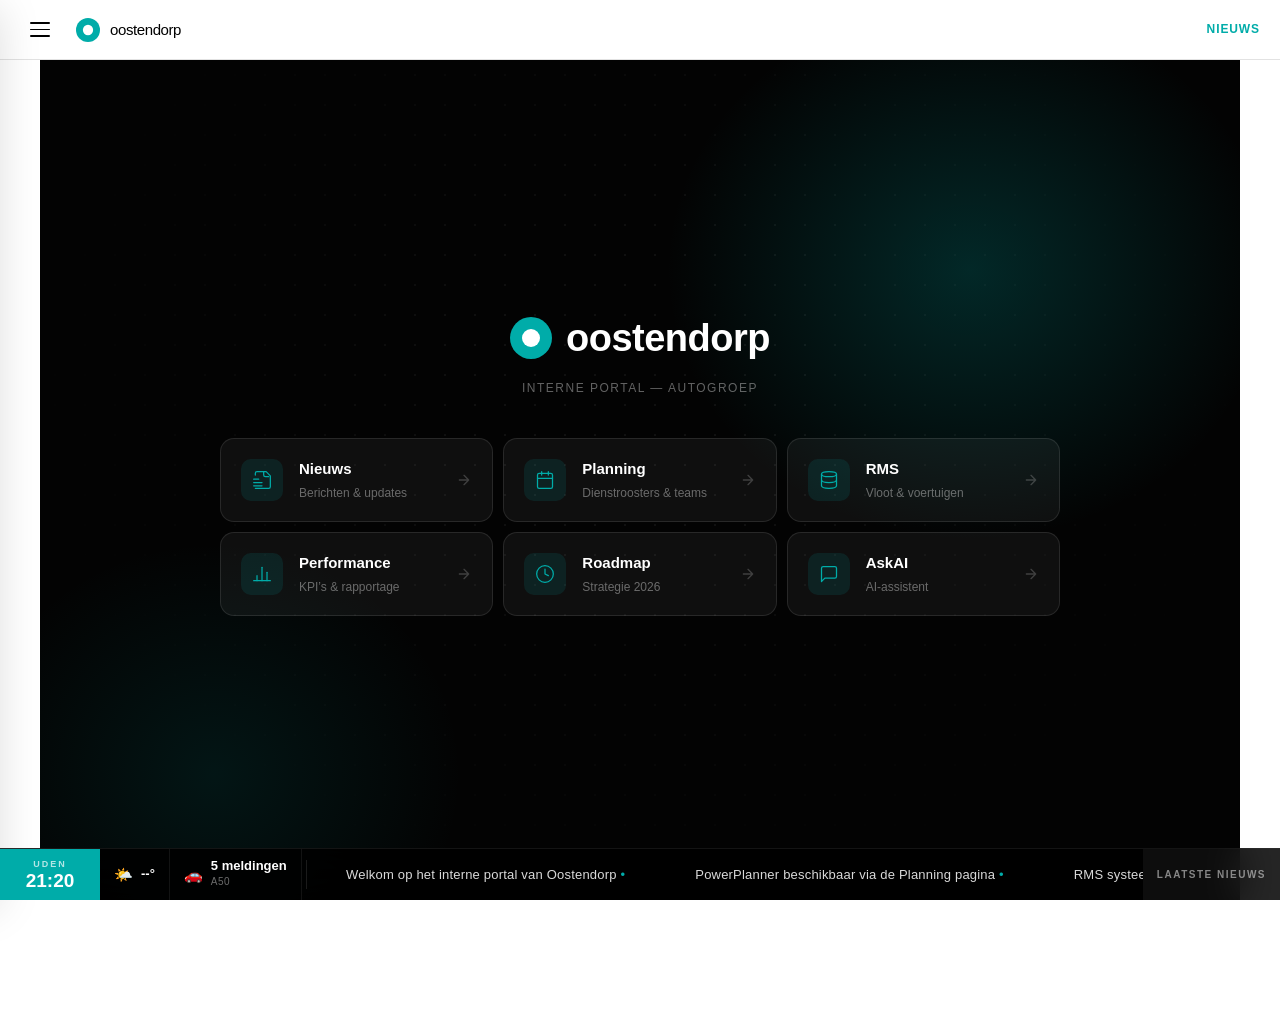
<file: index.html>
<!DOCTYPE html>
<html lang="nl">
<head>
  <meta charset="UTF-8">
  <meta name="viewport" content="width=device-width, initial-scale=1.0">
  <meta name="description" content="VanDorpenOost — Oostendorp interne portal">
  <title>VanDorpenOost — Oostendorp</title>
  <link rel="stylesheet" href="css/style.css">
</head>
<body>

  <!-- Overlay -->
  <div class="overlay" id="overlay"></div>

  <!-- ============================================================
       SIDEBAR
       ============================================================ -->
  <aside class="sidebar" id="sidebar" role="navigation" aria-label="Hoofdnavigatie">

    <div class="sidebar-top">
      <div class="sidebar-logo">
        <!-- Logo mark -->
        <svg class="logo-mark" viewBox="0 0 28 28" fill="none" xmlns="http://www.w3.org/2000/svg" aria-hidden="true">
          <circle cx="14" cy="14" r="14" fill="#00ACA9"/>
          <circle cx="14" cy="14" r="6" fill="#ffffff"/>
        </svg>
        <span class="logo-text">oostendorp</span>
      </div>
      <button class="sidebar-close" id="sidebarClose" aria-label="Menu sluiten">
        <svg viewBox="0 0 24 24" fill="none" stroke="currentColor" stroke-width="2" stroke-linecap="round" aria-hidden="true">
          <line x1="18" y1="6"  x2="6"  y2="18"/>
          <line x1="6"  y1="6"  x2="18" y2="18"/>
        </svg>
      </button>
    </div>

    <nav class="sidebar-nav">
      <ul>

        <li>
          <a href="nieuws/" class="nav-item nav-item-external" data-page="nieuws">
            <svg class="nav-icon" viewBox="0 0 24 24" fill="none" stroke="currentColor" stroke-width="1.5" stroke-linecap="round" stroke-linejoin="round" aria-hidden="true">
              <path d="M4 22h16a2 2 0 002-2V7l-5-5H6a2 2 0 00-2 2v2"/>
              <path d="M14 2v4a2 2 0 002 2h4"/>
              <path d="M2 15h10M2 11h6M2 19h10"/>
            </svg>
            <span>Nieuws</span>
          </a>
        </li>

        <li>
          <a href="planning.html" class="nav-item nav-item-external" data-page="planning">
            <svg class="nav-icon" viewBox="0 0 24 24" fill="none" stroke="currentColor" stroke-width="1.5" stroke-linecap="round" stroke-linejoin="round" aria-hidden="true">
              <rect x="3" y="4" width="18" height="18" rx="2"/>
              <line x1="16" y1="2" x2="16" y2="6"/>
              <line x1="8"  y1="2" x2="8"  y2="6"/>
              <line x1="3"  y1="10" x2="21" y2="10"/>
            </svg>
            <span>Planning</span>
          </a>
        </li>

        <li>
          <a href="#rms" class="nav-item" data-page="rms">
            <svg class="nav-icon" viewBox="0 0 24 24" fill="none" stroke="currentColor" stroke-width="1.5" stroke-linecap="round" stroke-linejoin="round" aria-hidden="true">
              <ellipse cx="12" cy="5" rx="9" ry="3"/>
              <path d="M21 12c0 1.66-4 3-9 3s-9-1.34-9-3"/>
              <path d="M3 5v14c0 1.66 4 3 9 3s9-1.34 9-3V5"/>
            </svg>
            <span>RMS</span>
          </a>
        </li>

        <li>
          <a href="#performance" class="nav-item" data-page="performance">
            <svg class="nav-icon" viewBox="0 0 24 24" fill="none" stroke="currentColor" stroke-width="1.5" stroke-linecap="round" stroke-linejoin="round" aria-hidden="true">
              <line x1="18" y1="20" x2="18" y2="10"/>
              <line x1="12" y1="20" x2="12" y2="4"/>
              <line x1="6"  y1="20" x2="6"  y2="14"/>
              <polyline points="2 20 22 20"/>
            </svg>
            <span>Performance</span>
          </a>
        </li>

        <li>
          <a href="#roadmap" class="nav-item" data-page="roadmap">
            <svg class="nav-icon" viewBox="0 0 24 24" fill="none" stroke="currentColor" stroke-width="1.5" stroke-linecap="round" stroke-linejoin="round" aria-hidden="true">
              <circle cx="12" cy="12" r="10"/>
              <polyline points="12 6 12 12 16 14"/>
            </svg>
            <span>Roadmap</span>
          </a>
        </li>

        <li>
          <a href="#askai" class="nav-item" data-page="askai">
            <svg class="nav-icon" viewBox="0 0 24 24" fill="none" stroke="currentColor" stroke-width="1.5" stroke-linecap="round" stroke-linejoin="round" aria-hidden="true">
              <path d="M21 15a2 2 0 01-2 2H7l-4 4V5a2 2 0 012-2h14a2 2 0 012 2z"/>
            </svg>
            <span>AskAI</span>
          </a>
        </li>

      </ul>
    </nav>

    <div class="sidebar-bottom">
      <span class="sidebar-version">VanDorpenOost v1.0</span>
    </div>

  </aside>

  <!-- ============================================================
       HEADER
       ============================================================ -->
  <header class="header">
    <button class="hamburger" id="hamburger" aria-label="Menu openen" aria-expanded="false" aria-controls="sidebar">
      <span class="hamburger-line"></span>
      <span class="hamburger-line"></span>
      <span class="hamburger-line"></span>
    </button>

    <a href="#nieuws" class="header-logo" id="headerLogo" aria-label="Naar startpagina">
      <svg class="logo-mark" viewBox="0 0 28 28" fill="none" xmlns="http://www.w3.org/2000/svg" aria-hidden="true">
        <circle cx="14" cy="14" r="14" fill="#00ACA9"/>
        <circle cx="14" cy="14" r="6" fill="#ffffff"/>
      </svg>
      <span class="logo-text">oostendorp</span>
    </a>

    <div class="header-right">
      <span class="current-page-label" id="currentPageLabel">Nieuws</span>
    </div>
  </header>

  <!-- ============================================================
       MAIN CONTENT
       ============================================================ -->
  <main class="main">

    <!-- ==========================================
         NIEUWS — Fullscreen hero (landing page)
         ========================================== -->
    <section class="page active" id="page-nieuws" aria-label="Startpagina">

      <div class="hero" id="hero">

        <!-- Decorative background -->
        <div class="hero-bg" aria-hidden="true">
          <div class="hero-glow hero-glow--a"></div>
          <div class="hero-glow hero-glow--b"></div>
          <div class="hero-dots"></div>
        </div>

        <!-- Brand -->
        <div class="hero-brand">
          <svg class="logo-mark" viewBox="0 0 28 28" fill="none" xmlns="http://www.w3.org/2000/svg" aria-hidden="true">
            <circle cx="14" cy="14" r="14" fill="#00ACA9"/>
            <circle cx="14" cy="14" r="6" fill="#ffffff"/>
          </svg>
          <span class="hero-brand-name">oostendorp</span>
        </div>
        <p class="hero-tagline">Interne portal &mdash; Autogroep</p>

        <!-- Navigation tiles -->
        <nav class="hero-tiles" aria-label="Snelnavigatie">

          <a href="nieuws/" class="hero-tile">
            <div class="hero-tile-icon">
              <svg viewBox="0 0 24 24" fill="none" stroke="currentColor" stroke-width="1.5" stroke-linecap="round" stroke-linejoin="round" aria-hidden="true"><path d="M4 22h16a2 2 0 002-2V7l-5-5H6a2 2 0 00-2 2v2"/><path d="M14 2v4a2 2 0 002 2h4"/><path d="M2 15h10M2 11h6M2 19h10"/></svg>
            </div>
            <div class="hero-tile-body">
              <div class="hero-tile-name">Nieuws</div>
              <div class="hero-tile-desc">Berichten &amp; updates</div>
            </div>
            <svg class="hero-tile-arrow" viewBox="0 0 24 24" fill="none" stroke="currentColor" stroke-width="2" stroke-linecap="round" stroke-linejoin="round" aria-hidden="true"><path d="M5 12h14M12 5l7 7-7 7"/></svg>
          </a>

          <a href="planning.html" class="hero-tile">
            <div class="hero-tile-icon">
              <svg viewBox="0 0 24 24" fill="none" stroke="currentColor" stroke-width="1.5" stroke-linecap="round" stroke-linejoin="round" aria-hidden="true"><rect x="3" y="4" width="18" height="18" rx="2"/><line x1="16" y1="2" x2="16" y2="6"/><line x1="8" y1="2" x2="8" y2="6"/><line x1="3" y1="10" x2="21" y2="10"/></svg>
            </div>
            <div class="hero-tile-body">
              <div class="hero-tile-name">Planning</div>
              <div class="hero-tile-desc">Dienstroosters &amp; teams</div>
            </div>
            <svg class="hero-tile-arrow" viewBox="0 0 24 24" fill="none" stroke="currentColor" stroke-width="2" stroke-linecap="round" stroke-linejoin="round" aria-hidden="true"><path d="M5 12h14M12 5l7 7-7 7"/></svg>
          </a>

          <a href="#rms" class="hero-tile" data-page="rms">
            <div class="hero-tile-icon">
              <svg viewBox="0 0 24 24" fill="none" stroke="currentColor" stroke-width="1.5" stroke-linecap="round" stroke-linejoin="round" aria-hidden="true"><ellipse cx="12" cy="5" rx="9" ry="3"/><path d="M21 12c0 1.66-4 3-9 3s-9-1.34-9-3"/><path d="M3 5v14c0 1.66 4 3 9 3s9-1.34 9-3V5"/></svg>
            </div>
            <div class="hero-tile-body">
              <div class="hero-tile-name">RMS</div>
              <div class="hero-tile-desc">Vloot &amp; voertuigen</div>
            </div>
            <svg class="hero-tile-arrow" viewBox="0 0 24 24" fill="none" stroke="currentColor" stroke-width="2" stroke-linecap="round" stroke-linejoin="round" aria-hidden="true"><path d="M5 12h14M12 5l7 7-7 7"/></svg>
          </a>

          <a href="#performance" class="hero-tile" data-page="performance">
            <div class="hero-tile-icon">
              <svg viewBox="0 0 24 24" fill="none" stroke="currentColor" stroke-width="1.5" stroke-linecap="round" stroke-linejoin="round" aria-hidden="true"><line x1="18" y1="20" x2="18" y2="10"/><line x1="12" y1="20" x2="12" y2="4"/><line x1="6" y1="20" x2="6" y2="14"/><polyline points="2 20 22 20"/></svg>
            </div>
            <div class="hero-tile-body">
              <div class="hero-tile-name">Performance</div>
              <div class="hero-tile-desc">KPI&rsquo;s &amp; rapportage</div>
            </div>
            <svg class="hero-tile-arrow" viewBox="0 0 24 24" fill="none" stroke="currentColor" stroke-width="2" stroke-linecap="round" stroke-linejoin="round" aria-hidden="true"><path d="M5 12h14M12 5l7 7-7 7"/></svg>
          </a>

          <a href="#roadmap" class="hero-tile" data-page="roadmap">
            <div class="hero-tile-icon">
              <svg viewBox="0 0 24 24" fill="none" stroke="currentColor" stroke-width="1.5" stroke-linecap="round" stroke-linejoin="round" aria-hidden="true"><circle cx="12" cy="12" r="10"/><polyline points="12 6 12 12 16 14"/></svg>
            </div>
            <div class="hero-tile-body">
              <div class="hero-tile-name">Roadmap</div>
              <div class="hero-tile-desc">Strategie 2026</div>
            </div>
            <svg class="hero-tile-arrow" viewBox="0 0 24 24" fill="none" stroke="currentColor" stroke-width="2" stroke-linecap="round" stroke-linejoin="round" aria-hidden="true"><path d="M5 12h14M12 5l7 7-7 7"/></svg>
          </a>

          <a href="#askai" class="hero-tile" data-page="askai">
            <div class="hero-tile-icon">
              <svg viewBox="0 0 24 24" fill="none" stroke="currentColor" stroke-width="1.5" stroke-linecap="round" stroke-linejoin="round" aria-hidden="true"><path d="M21 15a2 2 0 01-2 2H7l-4 4V5a2 2 0 012-2h14a2 2 0 012 2z"/></svg>
            </div>
            <div class="hero-tile-body">
              <div class="hero-tile-name">AskAI</div>
              <div class="hero-tile-desc">AI-assistent</div>
            </div>
            <svg class="hero-tile-arrow" viewBox="0 0 24 24" fill="none" stroke="currentColor" stroke-width="2" stroke-linecap="round" stroke-linejoin="round" aria-hidden="true"><path d="M5 12h14M12 5l7 7-7 7"/></svg>
          </a>

        </nav><!-- /.hero-tiles -->

      </div><!-- /.hero -->

    </section>

    <!-- ==========================================
         PLANNING — launch card (full app at planning.html)
         ========================================== -->
    <section class="page" id="page-planning" aria-label="Planning">

      <div class="page-header">
        <h1>Planning</h1>
        <p class="page-subtitle">PowerPlanner — dienstroosters en teamplanning</p>
      </div>

      <div class="launch-card-wrap">
        <div class="launch-card">
          <div class="launch-card-icon">
            <svg viewBox="0 0 24 24" fill="none" stroke="currentColor" stroke-width="1.5" stroke-linecap="round" stroke-linejoin="round" aria-hidden="true">
              <rect x="3" y="4" width="18" height="18" rx="2"/>
              <line x1="16" y1="2" x2="16" y2="6"/>
              <line x1="8"  y1="2" x2="8"  y2="6"/>
              <line x1="3"  y1="10" x2="21" y2="10"/>
            </svg>
          </div>
          <h2>PowerPlanner</h2>
          <p>Volledig dienstrooster beheer voor het team. Medewerkers, diensten, dagstart rotaties, patroonherkenning, business rules validatie en CSV export.</p>
          <a href="planning.html" class="launch-btn">
            Open PowerPlanner
            <svg viewBox="0 0 24 24" fill="none" stroke="currentColor" stroke-width="2" stroke-linecap="round" stroke-linejoin="round" aria-hidden="true"><path d="M5 12h14M12 5l7 7-7 7"/></svg>
          </a>
          <p class="launch-hint">Tip: gebruik ⚙️ rechtsonder voor instellingen en medewerkersbeheer.</p>
        </div>
      </div>

      <div class="planning-controls">
        <button class="btn-outline active">Week</button>
        <button class="btn-outline">Maand</button>
        <button class="btn-outline">Kwartaal</button>
      </div>

      <div class="planning-list">

        <div class="planning-day">
          <div class="planning-day-header">
            <span class="day-name">Maandag</span>
            <span class="day-date">18 mrt 2026</span>
          </div>
          <div class="planning-events">
            <div class="event accent">
              <div class="event-time">09:00 — 10:30</div>
              <div class="event-content">
                <div class="event-title">Teamoverleg Operations</div>
                <div class="event-location">Vergaderzaal A</div>
              </div>
            </div>
            <div class="event">
              <div class="event-time">13:00 — 14:00</div>
              <div class="event-content">
                <div class="event-title">Voertuiginspectie Batch 4</div>
                <div class="event-location">Garage Noord</div>
              </div>
            </div>
          </div>
        </div>

        <div class="planning-day">
          <div class="planning-day-header">
            <span class="day-name">Dinsdag</span>
            <span class="day-date">19 mrt 2026</span>
          </div>
          <div class="planning-events">
            <div class="event">
              <div class="event-time">10:00 — 11:00</div>
              <div class="event-content">
                <div class="event-title">Sales Briefing Q2</div>
                <div class="event-location">Online — Teams</div>
              </div>
            </div>
            <div class="event accent">
              <div class="event-time">14:30 — 16:00</div>
              <div class="event-content">
                <div class="event-title">Leveranciersgesprek — AutoBrands NL</div>
                <div class="event-location">Showroom</div>
              </div>
            </div>
          </div>
        </div>

        <div class="planning-day">
          <div class="planning-day-header">
            <span class="day-name">Woensdag</span>
            <span class="day-date">20 mrt 2026</span>
          </div>
          <div class="planning-events">
            <div class="event">
              <div class="event-time">08:30 — 09:30</div>
              <div class="event-content">
                <div class="event-title">Daily Stand-up Team</div>
                <div class="event-location">Vergaderzaal B</div>
              </div>
            </div>
            <div class="event accent">
              <div class="event-time">11:00 — 12:00</div>
              <div class="event-content">
                <div class="event-title">EV Transitie Review</div>
                <div class="event-location">Technische Dienst</div>
              </div>
            </div>
          </div>
        </div>

        <div class="planning-day">
          <div class="planning-day-header">
            <span class="day-name">Donderdag</span>
            <span class="day-date">21 mrt 2026</span>
          </div>
          <div class="planning-events">
            <div class="event accent">
              <div class="event-time">11:00 — 12:30</div>
              <div class="event-content">
                <div class="event-title">Kwartaalreview Finance</div>
                <div class="event-location">Directiekamer</div>
              </div>
            </div>
            <div class="event">
              <div class="event-time">15:00 — 16:00</div>
              <div class="event-content">
                <div class="event-title">Training EV-onderhoud</div>
                <div class="event-location">Technische Dienst</div>
              </div>
            </div>
          </div>
        </div>

        <div class="planning-day">
          <div class="planning-day-header">
            <span class="day-name">Vrijdag</span>
            <span class="day-date">22 mrt 2026</span>
          </div>
          <div class="planning-events">
            <div class="event">
              <div class="event-time">09:00 — 10:00</div>
              <div class="event-content">
                <div class="event-title">Weekafsluiting &amp; Rapportage</div>
                <div class="event-location">Vergaderzaal A</div>
              </div>
            </div>
          </div>
        </div>

      </div>
    </section>

    <!-- ==========================================
         RMS
         ========================================== -->
    <section class="page" id="page-rms" aria-label="Resource Management Systeem">

      <div class="page-header">
        <h1>RMS</h1>
        <p class="page-subtitle">Resource Management Systeem — vlootoverzicht</p>
      </div>

      <div class="stats-grid">
        <div class="stat-card">
          <div class="stat-label">Totaal voertuigen</div>
          <div class="stat-value">142</div>
          <div class="stat-delta up">+8 vs vorige maand</div>
        </div>
        <div class="stat-card accent-border">
          <div class="stat-label">Actief ingezet</div>
          <div class="stat-value">118</div>
          <div class="stat-delta up">83% bezettingsgraad</div>
        </div>
        <div class="stat-card">
          <div class="stat-label">In onderhoud</div>
          <div class="stat-value">14</div>
          <div class="stat-delta">Gepland</div>
        </div>
        <div class="stat-card">
          <div class="stat-label">Beschikbaar</div>
          <div class="stat-value">10</div>
          <div class="stat-delta">7% reserve</div>
        </div>
      </div>

      <div class="section-title">Voertuigoverzicht</div>

      <div class="table-container">
        <table class="data-table">
          <thead>
            <tr>
              <th>ID</th>
              <th>Type</th>
              <th>Kenteken</th>
              <th>Status</th>
              <th>Locatie</th>
              <th>Km-stand</th>
            </tr>
          </thead>
          <tbody>
            <tr>
              <td>VH-001</td>
              <td>Elektrisch</td>
              <td>AB-123-CD</td>
              <td><span class="status active">Actief</span></td>
              <td>Amsterdam Noord</td>
              <td>24.340</td>
            </tr>
            <tr>
              <td>VH-002</td>
              <td>Hybride</td>
              <td>EF-456-GH</td>
              <td><span class="status maintenance">Onderhoud</span></td>
              <td>Garage Noord</td>
              <td>87.210</td>
            </tr>
            <tr>
              <td>VH-003</td>
              <td>Elektrisch</td>
              <td>IJ-789-KL</td>
              <td><span class="status active">Actief</span></td>
              <td>Utrecht</td>
              <td>12.560</td>
            </tr>
            <tr>
              <td>VH-004</td>
              <td>Diesel</td>
              <td>MN-012-OP</td>
              <td><span class="status available">Beschikbaar</span></td>
              <td>Hoofdkantoor</td>
              <td>143.890</td>
            </tr>
            <tr>
              <td>VH-005</td>
              <td>Elektrisch</td>
              <td>QR-345-ST</td>
              <td><span class="status active">Actief</span></td>
              <td>Rotterdam</td>
              <td>31.200</td>
            </tr>
            <tr>
              <td>VH-006</td>
              <td>Hybride</td>
              <td>UV-678-WX</td>
              <td><span class="status active">Actief</span></td>
              <td>Den Haag</td>
              <td>54.780</td>
            </tr>
            <tr>
              <td>VH-007</td>
              <td>Elektrisch</td>
              <td>YZ-901-AB</td>
              <td><span class="status maintenance">Onderhoud</span></td>
              <td>Garage Zuid</td>
              <td>67.440</td>
            </tr>
          </tbody>
        </table>
      </div>

    </section>

    <!-- ==========================================
         PERFORMANCE
         ========================================== -->
    <section class="page" id="page-performance" aria-label="Performance">

      <div class="page-header">
        <h1>Performance</h1>
        <p class="page-subtitle">KPI's en prestatie-indicatoren</p>
      </div>

      <div class="kpi-grid">

        <div class="kpi-card">
          <div class="kpi-header">
            <span class="kpi-label">Omzet YTD</span>
            <span class="kpi-period">2026</span>
          </div>
          <div class="kpi-value">€ 2,4M</div>
          <div class="kpi-bar-wrap"><div class="kpi-bar" style="width:78%"></div></div>
          <div class="kpi-footer">
            <span class="kpi-target">Doel: € 3,1M</span>
            <span class="kpi-pct good">78%</span>
          </div>
        </div>

        <div class="kpi-card">
          <div class="kpi-header">
            <span class="kpi-label">Klanttevredenheid</span>
            <span class="kpi-period">Q1 2026</span>
          </div>
          <div class="kpi-value">8,7</div>
          <div class="kpi-bar-wrap"><div class="kpi-bar" style="width:87%"></div></div>
          <div class="kpi-footer">
            <span class="kpi-target">Doel: 8,5</span>
            <span class="kpi-pct good">+0,2 boven doel</span>
          </div>
        </div>

        <div class="kpi-card">
          <div class="kpi-header">
            <span class="kpi-label">Vlootbezetting</span>
            <span class="kpi-period">Mrt 2026</span>
          </div>
          <div class="kpi-value">83%</div>
          <div class="kpi-bar-wrap"><div class="kpi-bar" style="width:83%"></div></div>
          <div class="kpi-footer">
            <span class="kpi-target">Doel: 80%</span>
            <span class="kpi-pct good">+3%</span>
          </div>
        </div>

        <div class="kpi-card">
          <div class="kpi-header">
            <span class="kpi-label">Onderhoudskosten</span>
            <span class="kpi-period">YTD</span>
          </div>
          <div class="kpi-value">€ 48K</div>
          <div class="kpi-bar-wrap"><div class="kpi-bar over" style="width:96%"></div></div>
          <div class="kpi-footer">
            <span class="kpi-target">Budget: € 50K</span>
            <span class="kpi-pct over">96% — let op</span>
          </div>
        </div>

        <div class="kpi-card">
          <div class="kpi-header">
            <span class="kpi-label">CO₂-reductie</span>
            <span class="kpi-period">vs 2024</span>
          </div>
          <div class="kpi-value">−18%</div>
          <div class="kpi-bar-wrap"><div class="kpi-bar" style="width:90%"></div></div>
          <div class="kpi-footer">
            <span class="kpi-target">Doel: −20%</span>
            <span class="kpi-pct good">90% op koers</span>
          </div>
        </div>

        <div class="kpi-card">
          <div class="kpi-header">
            <span class="kpi-label">Responstijd meldingen</span>
            <span class="kpi-period">Mrt 2026</span>
          </div>
          <div class="kpi-value">2,3 u</div>
          <div class="kpi-bar-wrap"><div class="kpi-bar" style="width:92%"></div></div>
          <div class="kpi-footer">
            <span class="kpi-target">Doel: &lt; 2,5 u</span>
            <span class="kpi-pct good">On track</span>
          </div>
        </div>

      </div>
    </section>

    <!-- ==========================================
         ROADMAP
         ========================================== -->
    <section class="page" id="page-roadmap" aria-label="Roadmap">

      <div class="page-header">
        <h1>Roadmap</h1>
        <p class="page-subtitle">Strategische planning en mijlpalen 2026</p>
      </div>

      <div class="roadmap-legend">
        <span class="legend-item"><span class="legend-dot done"></span>Afgerond</span>
        <span class="legend-item"><span class="legend-dot progress"></span>In uitvoering</span>
        <span class="legend-item"><span class="legend-dot planned"></span>Gepland</span>
      </div>

      <div class="roadmap-timeline">

        <!-- Q1 -->
        <div class="roadmap-quarter">
          <div class="quarter-label">Q1 2026</div>
          <div class="roadmap-items">

            <div class="roadmap-item done">
              <div class="roadmap-dot"></div>
              <div class="roadmap-content">
                <div class="roadmap-title">RMS lancering v2.0</div>
                <div class="roadmap-desc">Nieuw resource management platform live met verbeterd dashboard en rapportage.</div>
                <span class="roadmap-tag">Systemen</span>
              </div>
            </div>

            <div class="roadmap-item done">
              <div class="roadmap-dot"></div>
              <div class="roadmap-content">
                <div class="roadmap-title">CO₂-rapportage geautomatiseerd</div>
                <div class="roadmap-desc">Automatische maandelijkse rapportage voor duurzaamheidsdoelstellingen.</div>
                <span class="roadmap-tag">Sustainability</span>
              </div>
            </div>

            <div class="roadmap-item done">
              <div class="roadmap-dot"></div>
              <div class="roadmap-content">
                <div class="roadmap-title">Vlootuitbreiding +24 voertuigen</div>
                <div class="roadmap-desc">Order geplaatst, levering verwacht Q2 2026.</div>
                <span class="roadmap-tag">Vloot</span>
              </div>
            </div>

          </div>
        </div>

        <!-- Q2 -->
        <div class="roadmap-quarter">
          <div class="quarter-label">Q2 2026</div>
          <div class="roadmap-items">

            <div class="roadmap-item progress">
              <div class="roadmap-dot"></div>
              <div class="roadmap-content">
                <div class="roadmap-title">EV Transitie Fase 2</div>
                <div class="roadmap-desc">35% van de vloot elektrificeren — in uitvoering samen met HR en TD.</div>
                <span class="roadmap-tag">Sustainability</span>
              </div>
            </div>

            <div class="roadmap-item progress">
              <div class="roadmap-dot"></div>
              <div class="roadmap-content">
                <div class="roadmap-title">Klantportaal launch</div>
                <div class="roadmap-desc">Self-service portal voor klanten — build fase afgerond, acceptatietests lopen.</div>
                <span class="roadmap-tag">Digitaal</span>
              </div>
            </div>

            <div class="roadmap-item planned">
              <div class="roadmap-dot"></div>
              <div class="roadmap-content">
                <div class="roadmap-title">Opening vestiging Almere</div>
                <div class="roadmap-desc">Verwachte opening juni 2026 — vergunningen in behandeling.</div>
                <span class="roadmap-tag">Groei</span>
              </div>
            </div>

          </div>
        </div>

        <!-- Q3 -->
        <div class="roadmap-quarter">
          <div class="quarter-label">Q3 2026</div>
          <div class="roadmap-items">

            <div class="roadmap-item planned">
              <div class="roadmap-dot"></div>
              <div class="roadmap-content">
                <div class="roadmap-title">AI-gestuurde planningsmodule</div>
                <div class="roadmap-desc">Predictieve planning op basis van historische bezettingsdata.</div>
                <span class="roadmap-tag">AI &amp; Data</span>
              </div>
            </div>

            <div class="roadmap-item planned">
              <div class="roadmap-dot"></div>
              <div class="roadmap-content">
                <div class="roadmap-title">ISO 14001 Certificering</div>
                <div class="roadmap-desc">Externe audit gepland voor september 2026.</div>
                <span class="roadmap-tag">Compliance</span>
              </div>
            </div>

          </div>
        </div>

        <!-- Q4 -->
        <div class="roadmap-quarter">
          <div class="quarter-label">Q4 2026</div>
          <div class="roadmap-items">

            <div class="roadmap-item planned">
              <div class="roadmap-dot"></div>
              <div class="roadmap-content">
                <div class="roadmap-title">Volledig cashless operaties</div>
                <div class="roadmap-desc">100% digitale betalingsverwerking voor alle vestigingen.</div>
                <span class="roadmap-tag">Digitaal</span>
              </div>
            </div>

            <div class="roadmap-item planned">
              <div class="roadmap-dot"></div>
              <div class="roadmap-content">
                <div class="roadmap-title">Jaarreview &amp; 2027 Strategie</div>
                <div class="roadmap-desc">Directiesessie voor jaarlijkse evaluatie en strategische planning.</div>
                <span class="roadmap-tag">Strategie</span>
              </div>
            </div>

          </div>
        </div>

      </div>
    </section>

    <!-- ==========================================
         ASKAI
         ========================================== -->
    <section class="page" id="page-askai" aria-label="AskAI">

      <div class="page-header">
        <h1>AskAI</h1>
        <p class="page-subtitle">Stel een vraag aan de AI-assistent van Oostendorp</p>
      </div>

      <div class="chat-container">

        <div class="chat-messages" id="chatMessages">
          <div class="chat-message assistant">
            <div class="msg-avatar">
              <svg viewBox="0 0 24 24" fill="none" stroke="currentColor" stroke-width="1.5" stroke-linecap="round" stroke-linejoin="round" aria-hidden="true">
                <path d="M21 15a2 2 0 01-2 2H7l-4 4V5a2 2 0 012-2h14a2 2 0 012 2z"/>
              </svg>
            </div>
            <div class="msg-content">
              <p>Goedemiddag. Ik ben de AI-assistent van Oostendorp. U kunt mij vragen stellen over de vloot, planning, KPI's, de roadmap of andere operationele onderwerpen.</p>
            </div>
          </div>
        </div>

        <div class="chat-suggestions">
          <button class="chip" onclick="askQuestion('Hoeveel voertuigen zijn er momenteel actief?')">Actieve voertuigen</button>
          <button class="chip" onclick="askQuestion('Wat zijn de KPI-doelstellingen voor dit kwartaal?')">KPI's Q2</button>
          <button class="chip" onclick="askQuestion('Wanneer is de volgende geplande levering?')">Volgende levering</button>
          <button class="chip" onclick="askQuestion('Geef een samenvatting van de roadmap.')">Roadmap samenvatting</button>
          <button class="chip" onclick="askQuestion('Hoeveel voertuigen staan in onderhoud?')">Onderhoud status</button>
        </div>

        <div class="chat-input-area">
          <input
            type="text"
            class="chat-input"
            id="chatInput"
            placeholder="Stel uw vraag..."
            autocomplete="off"
            aria-label="Vraag invoeren"
          >
          <button class="chat-send" id="chatSend" aria-label="Versturen">
            <svg viewBox="0 0 24 24" fill="none" stroke="currentColor" stroke-width="2" stroke-linecap="round" stroke-linejoin="round" aria-hidden="true">
              <line x1="22" y1="2" x2="11" y2="13"/>
              <polygon points="22 2 15 22 11 13 2 9 22 2"/>
            </svg>
          </button>
        </div>

      </div>
    </section>

  </main>

  <!-- ============================================================
       GLOBAL NEWS TICKER (fixed bottom — cloned from NIEUWS OOSTENDORP)
       ============================================================ -->
  <div class="site-ticker" id="siteTicker" aria-label="Nieuws ticker">
    <div class="ticker-clock-block">
      <span class="ticker-clock-loc">UDEN</span>
      <span class="ticker-clock-time" id="tickerTime">00:00</span>
    </div>
    <div class="ticker-pill">
      <span class="ticker-pill-icon" id="tickerWeatherIcon">🌤️</span>
      <div class="ticker-pill-text">
        <span class="ticker-pill-main" id="tickerWeatherTemp">--°</span>
        <span class="ticker-pill-sub" id="tickerWeatherDesc"></span>
      </div>
    </div>
    <div class="ticker-pill">
      <span class="ticker-pill-icon">🚗</span>
      <div class="ticker-pill-text">
        <span class="ticker-pill-main" id="tickerTrafficCount">Laden...</span>
        <span class="ticker-pill-sub" id="tickerTrafficRoad"></span>
      </div>
    </div>
    <div class="ticker-sep"></div>
    <div class="ticker-scroll-wrap">
      <div class="ticker-scroll" id="tickerScroll"></div>
    </div>
    <div class="ticker-badge">LAATSTE NIEUWS</div>
  </div>

  <script src="js/main.js"></script>
  <script src="js/ticker.js"></script>
</body>
</html>
</file>
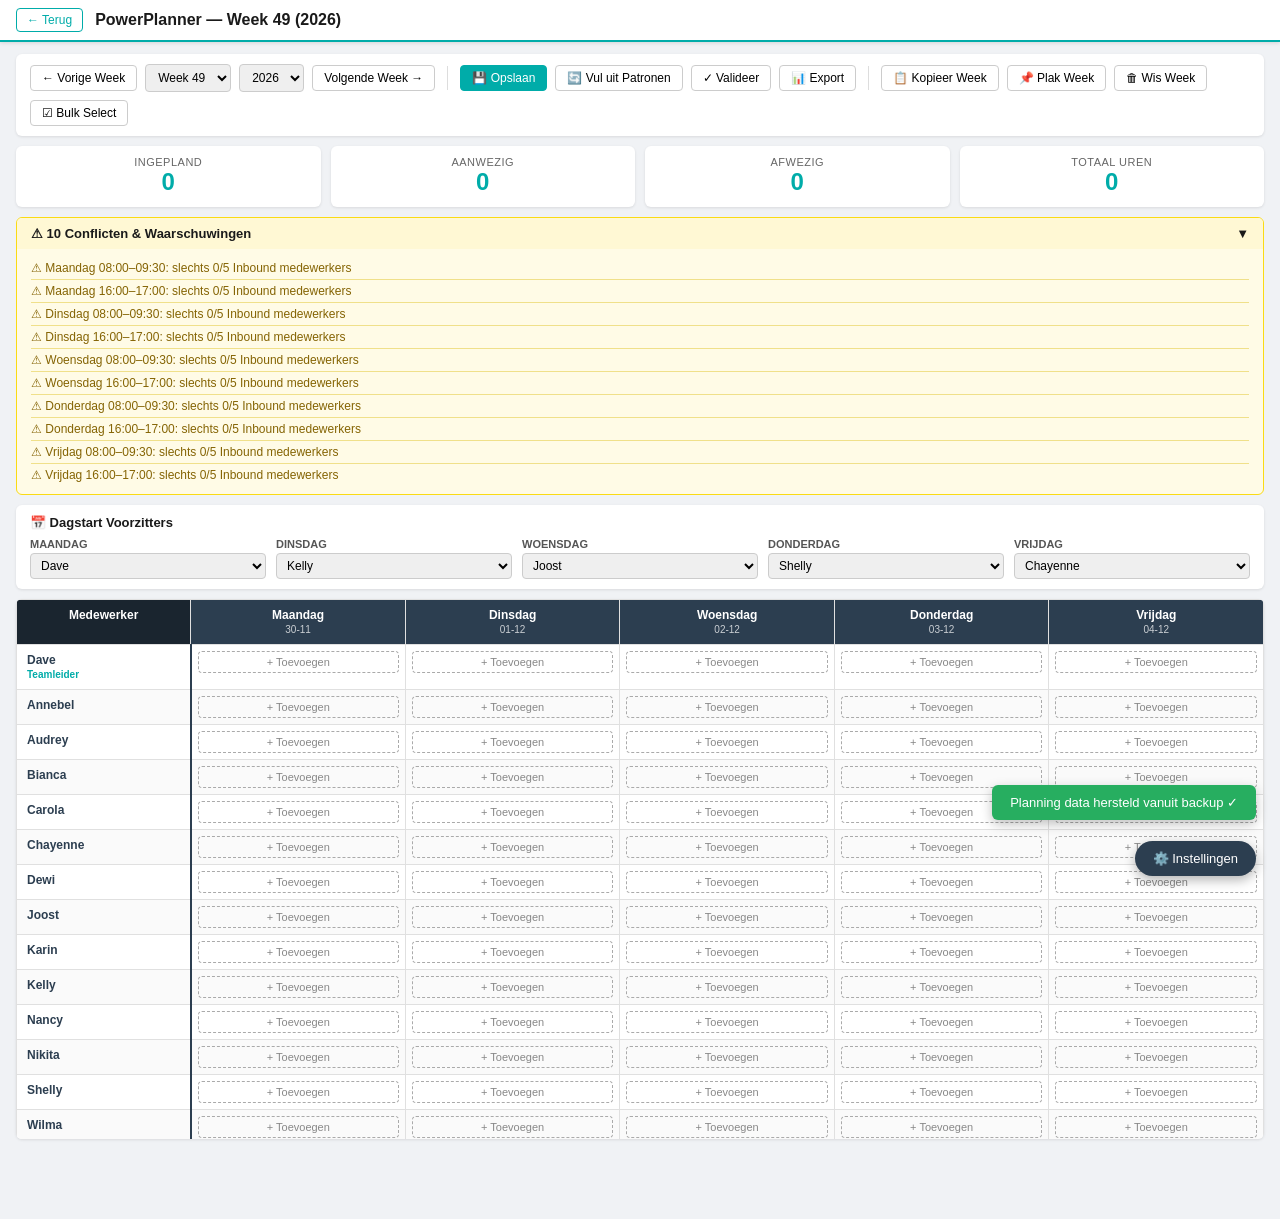
<file: planning.html>
<!DOCTYPE html>
<html lang="nl">
<head>
  <meta charset="UTF-8">
  <meta name="viewport" content="width=device-width, initial-scale=1.0">
  <title>PowerPlanner — VanDorpenOost</title>
  <style>
    /* ============================================================
       RESET & BASE
    ============================================================ */
    *, *::before, *::after { box-sizing: border-box; margin: 0; padding: 0; }
    html, body { height: 100%; }
    body {
      font-family: Arial, sans-serif;
      font-size: 13px;
      background: #f0f2f5;
      color: #1a1a1a;
      min-height: 100vh;
    }

    /* ============================================================
       BACK BUTTON / TOP BAR
    ============================================================ */
    #pp-top-bar {
      background: #fff;
      border-bottom: 2px solid #00ACA9;
      padding: 8px 16px;
      display: flex;
      align-items: center;
      gap: 12px;
      position: sticky;
      top: 0;
      z-index: 100;
      box-shadow: 0 1px 4px rgba(0,0,0,.12);
    }
    #pp-top-bar .back-btn {
      display: inline-flex;
      align-items: center;
      gap: 4px;
      background: none;
      border: 1px solid #00ACA9;
      color: #00ACA9;
      border-radius: 4px;
      padding: 4px 10px;
      font-size: 12px;
      cursor: pointer;
      text-decoration: none;
      font-family: Arial, sans-serif;
      transition: background .15s, color .15s;
    }
    #pp-top-bar .back-btn:hover { background: #00ACA9; color: #fff; }
    #pp-top-bar h1 {
      font-size: 16px;
      font-weight: 700;
      color: #1a1a1a;
      flex: 1;
    }

    /* ============================================================
       MAIN WRAPPER
    ============================================================ */
    #pp-app {
      max-width: 1600px;
      margin: 0 auto;
      padding: 12px 16px 80px;
    }

    /* ============================================================
       BULK TOOLBAR
    ============================================================ */
    #pp-bulk-toolbar {
      display: none;
      background: #fff3cd;
      border: 1px solid #ffc107;
      border-radius: 6px;
      padding: 8px 14px;
      margin-bottom: 10px;
      align-items: center;
      gap: 10px;
      flex-wrap: wrap;
    }
    #pp-bulk-toolbar.visible { display: flex; }
    #pp-bulk-toolbar .bulk-count { font-weight: 700; color: #856404; }
    .pp-btn {
      display: inline-flex; align-items: center; gap: 4px;
      padding: 5px 11px;
      border-radius: 4px;
      border: 1px solid #ccc;
      background: #fff;
      cursor: pointer;
      font-size: 12px;
      font-family: Arial, sans-serif;
      transition: background .15s, border-color .15s;
      white-space: nowrap;
    }
    .pp-btn:hover { background: #e9ecef; border-color: #999; }
    .pp-btn-primary { background: #00ACA9; border-color: #00ACA9; color: #fff; }
    .pp-btn-primary:hover { background: #008c89; border-color: #008c89; }
    .pp-btn-danger { background: #dc3545; border-color: #dc3545; color: #fff; }
    .pp-btn-danger:hover { background: #b02a37; border-color: #b02a37; }

    /* ============================================================
       WEEK NAV
    ============================================================ */
    #pp-week-nav {
      background: #fff;
      border-radius: 6px;
      padding: 10px 14px;
      margin-bottom: 10px;
      display: flex;
      align-items: center;
      gap: 8px;
      flex-wrap: wrap;
      box-shadow: 0 1px 3px rgba(0,0,0,.1);
    }
    #pp-week-nav select {
      padding: 5px 8px;
      border: 1px solid #ccc;
      border-radius: 4px;
      font-size: 12px;
      font-family: Arial, sans-serif;
      cursor: pointer;
    }
    #pp-week-nav .sep {
      width: 1px; height: 24px;
      background: #ddd;
      margin: 0 4px;
    }

    /* ============================================================
       STATS BAR
    ============================================================ */
    #pp-stats-bar {
      display: flex;
      gap: 10px;
      margin-bottom: 10px;
      flex-wrap: wrap;
    }
    .stat-card {
      background: #fff;
      border-radius: 6px;
      padding: 10px 18px;
      display: flex;
      flex-direction: column;
      align-items: center;
      min-width: 110px;
      box-shadow: 0 1px 3px rgba(0,0,0,.1);
      flex: 1;
    }
    .stat-label { font-size: 11px; color: #666; text-transform: uppercase; letter-spacing: .5px; }
    .stat-value { font-size: 24px; font-weight: 700; color: #00ACA9; line-height: 1.2; }

    /* ============================================================
       CONFLICTS PANEL
    ============================================================ */
    #pp-conflicts {
      background: #fffbe6;
      border: 1px solid #fadb14;
      border-radius: 6px;
      margin-bottom: 10px;
      overflow: hidden;
    }
    #pp-conflicts .conflicts-header {
      padding: 8px 14px;
      display: flex;
      align-items: center;
      justify-content: space-between;
      cursor: pointer;
      user-select: none;
      background: #fff8d4;
      font-weight: 700;
    }
    #pp-conflicts .conflicts-body { padding: 8px 14px; }
    #pp-conflicts .conflict-item {
      padding: 4px 0;
      border-bottom: 1px solid #f0e08a;
      font-size: 12px;
      color: #5c4000;
    }
    #pp-conflicts .conflict-item:last-child { border-bottom: none; }
    #pp-conflicts .conflict-error { color: #c0392b; }
    #pp-conflicts .conflict-warning { color: #856404; }
    #pp-conflicts.hidden .conflicts-body { display: none; }

    /* ============================================================
       DAGSTART
    ============================================================ */
    #pp-dagstart-section {
      background: #fff;
      border-radius: 6px;
      padding: 10px 14px;
      margin-bottom: 10px;
      box-shadow: 0 1px 3px rgba(0,0,0,.1);
    }
    #pp-dagstart-section h3 {
      font-size: 13px;
      margin-bottom: 8px;
      color: #1a1a1a;
    }
    .dagstart-grid {
      display: flex;
      gap: 10px;
      flex-wrap: wrap;
    }
    .dagstart-day {
      display: flex;
      flex-direction: column;
      gap: 3px;
      flex: 1;
      min-width: 120px;
    }
    .dagstart-day label {
      font-size: 11px;
      font-weight: 700;
      color: #555;
      text-transform: uppercase;
    }
    .dagstart-day select {
      padding: 4px 6px;
      border: 1px solid #ccc;
      border-radius: 4px;
      font-size: 12px;
      font-family: Arial, sans-serif;
    }

    /* ============================================================
       PLANNING GRID
    ============================================================ */
    #pp-grid-container {
      background: #fff;
      border-radius: 6px;
      box-shadow: 0 1px 3px rgba(0,0,0,.1);
      overflow: auto;
      max-height: calc(100vh - 360px);
      min-height: 300px;
    }
    #pp-planning-table {
      border-collapse: collapse;
      width: 100%;
      min-width: 800px;
    }
    #pp-planning-table th,
    #pp-planning-table td {
      border: 1px solid #e0e0e0;
      padding: 0;
      vertical-align: top;
    }
    #pp-planning-table thead th {
      background: #2c3e50;
      color: #fff;
      font-size: 12px;
      font-weight: 700;
      padding: 8px 10px;
      white-space: nowrap;
      position: sticky;
      top: 0;
      z-index: 20;
    }
    #pp-planning-table thead th.col-employee {
      position: sticky;
      top: 0;
      left: 0;
      z-index: 30;
      min-width: 130px;
      background: #1a252f;
    }
    #pp-planning-table thead th.col-day {
      min-width: 160px;
      text-align: center;
    }
    #pp-planning-table tbody tr:nth-child(even) td { background: #fafafa; }
    #pp-planning-table tbody tr:hover td { background: #f0f7ff; }
    .td-employee {
      position: sticky;
      left: 0;
      z-index: 10;
      background: #fff;
      min-width: 130px;
      padding: 8px 10px !important;
      font-weight: 700;
      font-size: 12px;
      color: #2c3e50;
      border-right: 2px solid #2c3e50 !important;
    }
    #pp-planning-table tbody tr:nth-child(even) .td-employee { background: #fafafa; }
    #pp-planning-table tbody tr:hover .td-employee { background: #f0f7ff; }
    .td-day {
      padding: 6px !important;
      min-width: 160px;
      max-width: 200px;
    }
    .day-cell-inner { display: flex; flex-direction: column; gap: 4px; }

    /* ============================================================
       SHIFT BLOCKS
    ============================================================ */
    .shift-block {
      border-radius: 4px;
      padding: 4px 7px;
      font-size: 11px;
      position: relative;
      cursor: pointer;
      transition: opacity .15s, box-shadow .15s;
    }
    .shift-block:hover { opacity: .92; box-shadow: 0 2px 6px rgba(0,0,0,.2); }
    .shift-block.selected { outline: 2px solid #00ACA9; outline-offset: 1px; }
    .shift-title { font-weight: 700; font-size: 11px; line-height: 1.3; }
    .shift-time { font-size: 10px; opacity: .85; }
    .shift-buddy { font-size: 10px; font-style: italic; }
    .shift-note-ind { font-size: 10px; opacity: .75; }
    .shift-actions {
      display: none;
      position: absolute;
      top: 2px;
      right: 2px;
      gap: 2px;
    }
    .shift-block:hover .shift-actions { display: flex; }
    .shift-action-btn {
      background: rgba(0,0,0,.35);
      border: none;
      color: #fff;
      border-radius: 3px;
      width: 18px;
      height: 18px;
      font-size: 10px;
      cursor: pointer;
      display: flex; align-items: center; justify-content: center;
      padding: 0;
      line-height: 1;
    }
    .shift-action-btn:hover { background: rgba(0,0,0,.6); }
    .shift-checkbox {
      position: absolute;
      top: 3px;
      left: 3px;
      display: none;
    }
    .bulk-mode .shift-checkbox { display: block; }

    /* Shift type colours */
    .shift-inbound          { background: #06a600; color: #000; }
    .shift-backoffice-chat  { background: #001aff; color: #fff; }
    .shift-outbound-chat    { background: #001aff; color: #fff; }
    .shift-training         { background: #ff9900; color: #000; }
    .shift-verlof           { background: #961414; color: #000; }
    .shift-vakantie         { background: #53008f; color: #fff; }
    .shift-verzuim          { background: #961414; color: #000; }
    .shift-tandarts-dokter  { background: #961414; color: #000; }
    .shift-meeting          { background: #ff9900; color: #000; }
    .shift-extern           { background: #ff9900; color: #000; }

    /* ADD SHIFT BUTTON */
    .add-shift-btn {
      display: flex;
      align-items: center;
      justify-content: center;
      width: 100%;
      padding: 4px;
      border: 1px dashed #aaa;
      border-radius: 4px;
      background: none;
      color: #888;
      font-size: 11px;
      cursor: pointer;
      font-family: Arial, sans-serif;
      transition: border-color .15s, color .15s, background .15s;
    }
    .add-shift-btn:hover { border-color: #00ACA9; color: #00ACA9; background: #e8fffe; }

    /* ============================================================
       MODAL OVERLAY
    ============================================================ */
    .pp-modal-overlay {
      position: fixed;
      inset: 0;
      background: rgba(0,0,0,.55);
      z-index: 9999;
      display: flex;
      align-items: center;
      justify-content: center;
      padding: 16px;
    }
    .pp-modal-overlay.hidden { display: none; }
    .pp-modal {
      background: #fff;
      border-radius: 8px;
      box-shadow: 0 8px 32px rgba(0,0,0,.28);
      width: 100%;
      max-width: 540px;
      max-height: 90vh;
      overflow-y: auto;
      display: flex;
      flex-direction: column;
    }
    .pp-modal.wide { max-width: 780px; }
    .modal-header {
      padding: 14px 18px;
      border-bottom: 1px solid #e0e0e0;
      display: flex;
      align-items: center;
      justify-content: space-between;
      position: sticky;
      top: 0;
      background: #fff;
      z-index: 1;
    }
    .modal-header h2 { font-size: 15px; color: #1a1a1a; }
    .modal-close {
      background: none;
      border: none;
      font-size: 20px;
      cursor: pointer;
      color: #666;
      line-height: 1;
      padding: 0 4px;
    }
    .modal-close:hover { color: #c0392b; }
    .modal-body { padding: 16px 18px; flex: 1; }
    .modal-footer {
      padding: 12px 18px;
      border-top: 1px solid #e0e0e0;
      display: flex;
      gap: 8px;
      justify-content: flex-end;
      position: sticky;
      bottom: 0;
      background: #fff;
    }

    /* ============================================================
       FORM ELEMENTS
    ============================================================ */
    .form-group { margin-bottom: 12px; }
    .form-group label {
      display: block;
      font-size: 12px;
      font-weight: 700;
      margin-bottom: 4px;
      color: #333;
    }
    .form-group input[type="text"],
    .form-group input[type="email"],
    .form-group input[type="number"],
    .form-group input[type="time"],
    .form-group select,
    .form-group textarea {
      width: 100%;
      padding: 6px 9px;
      border: 1px solid #ccc;
      border-radius: 4px;
      font-size: 13px;
      font-family: Arial, sans-serif;
      color: #1a1a1a;
    }
    .form-group input:focus,
    .form-group select:focus,
    .form-group textarea:focus {
      outline: none;
      border-color: #00ACA9;
      box-shadow: 0 0 0 2px rgba(0,172,169,.18);
    }
    .form-group textarea { min-height: 60px; resize: vertical; }
    .form-row { display: flex; gap: 10px; }
    .form-row .form-group { flex: 1; }
    .quick-times {
      display: flex;
      flex-wrap: wrap;
      gap: 4px;
      margin-top: 4px;
    }
    .quick-time-btn {
      padding: 2px 7px;
      border: 1px solid #ccc;
      border-radius: 3px;
      background: #f5f5f5;
      font-size: 11px;
      cursor: pointer;
      font-family: Arial, sans-serif;
      transition: background .12s, border-color .12s;
    }
    .quick-time-btn:hover { background: #00ACA9; border-color: #00ACA9; color: #fff; }
    .form-check {
      display: flex;
      align-items: center;
      gap: 7px;
      font-size: 13px;
    }
    .form-check input[type="checkbox"] { width: 15px; height: 15px; cursor: pointer; }
    .form-info {
      font-size: 11px;
      color: #777;
      margin-top: 3px;
    }

    /* ============================================================
       TABS (settings modal)
    ============================================================ */
    .pp-tabs {
      display: flex;
      gap: 0;
      border-bottom: 2px solid #e0e0e0;
      margin-bottom: 16px;
    }
    .pp-tab {
      padding: 8px 16px;
      cursor: pointer;
      font-size: 13px;
      border-bottom: 2px solid transparent;
      margin-bottom: -2px;
      color: #555;
      user-select: none;
      transition: color .15s;
    }
    .pp-tab.active { border-bottom-color: #00ACA9; color: #00ACA9; font-weight: 700; }
    .pp-tab:hover:not(.active) { color: #00ACA9; }
    .pp-tab-pane { display: none; }
    .pp-tab-pane.active { display: block; }

    /* ============================================================
       EMPLOYEE TABLE (inside settings)
    ============================================================ */
    .emp-table {
      width: 100%;
      border-collapse: collapse;
      font-size: 12px;
    }
    .emp-table th {
      background: #2c3e50;
      color: #fff;
      padding: 6px 8px;
      text-align: left;
    }
    .emp-table td {
      border-bottom: 1px solid #eee;
      padding: 5px 8px;
    }
    .emp-table tr:hover td { background: #f5f9ff; }
    .emp-inactive { opacity: .5; }
    .badge {
      display: inline-block;
      padding: 1px 6px;
      border-radius: 10px;
      font-size: 10px;
      font-weight: 700;
    }
    .badge-active { background: #d4edda; color: #155724; }
    .badge-inactive { background: #f8d7da; color: #721c24; }

    /* ============================================================
       PATTERN LIST
    ============================================================ */
    .pattern-item {
      display: flex;
      align-items: center;
      justify-content: space-between;
      padding: 7px 10px;
      border: 1px solid #e0e0e0;
      border-radius: 5px;
      margin-bottom: 6px;
      background: #fafafa;
      gap: 8px;
      flex-wrap: wrap;
    }
    .pattern-info { flex: 1; font-size: 12px; }
    .pattern-confidence {
      display: inline-block;
      padding: 1px 7px;
      border-radius: 10px;
      background: #e3f2fd;
      color: #1565c0;
      font-size: 11px;
      font-weight: 700;
    }
    .pattern-actions { display: flex; gap: 5px; }

    /* ============================================================
       FLOATING SETTINGS BTN
    ============================================================ */
    #pp-settings-fab {
      position: fixed;
      bottom: 24px;
      right: 24px;
      z-index: 500;
      background: #2c3e50;
      color: #fff;
      border: none;
      border-radius: 50px;
      padding: 10px 18px;
      font-size: 13px;
      font-family: Arial, sans-serif;
      cursor: pointer;
      box-shadow: 0 4px 12px rgba(0,0,0,.3);
      display: flex;
      align-items: center;
      gap: 6px;
      transition: background .15s;
    }
    #pp-settings-fab:hover { background: #00ACA9; }

    /* ============================================================
       TOAST
    ============================================================ */
    #pp-toast {
      position: fixed;
      bottom: 80px;
      right: 24px;
      z-index: 9990;
      background: #2c3e50;
      color: #fff;
      padding: 10px 18px;
      border-radius: 6px;
      font-size: 13px;
      box-shadow: 0 4px 12px rgba(0,0,0,.25);
      transition: opacity .3s;
      opacity: 0;
      pointer-events: none;
    }
    #pp-toast.show { opacity: 1; }
    #pp-toast.success { background: #27ae60; }
    #pp-toast.error   { background: #e74c3c; }
    #pp-toast.warning { background: #e67e22; }

    /* ============================================================
       SETTINGS TOGGLES
    ============================================================ */
    .toggle-row {
      display: flex;
      align-items: center;
      justify-content: space-between;
      padding: 8px 0;
      border-bottom: 1px solid #f0f0f0;
    }
    .toggle-row:last-child { border-bottom: none; }
    .toggle-label { font-size: 13px; color: #1a1a1a; flex: 1; }
    .toggle-desc { font-size: 11px; color: #888; margin-top: 2px; }
    .toggle-switch {
      position: relative;
      width: 38px;
      height: 20px;
      flex-shrink: 0;
    }
    .toggle-switch input { opacity: 0; width: 0; height: 0; }
    .toggle-slider {
      position: absolute;
      cursor: pointer;
      inset: 0;
      background: #ccc;
      border-radius: 20px;
      transition: background .2s;
    }
    .toggle-slider::before {
      content: '';
      position: absolute;
      width: 14px; height: 14px;
      left: 3px; top: 3px;
      background: #fff;
      border-radius: 50%;
      transition: transform .2s;
    }
    .toggle-switch input:checked + .toggle-slider { background: #00ACA9; }
    .toggle-switch input:checked + .toggle-slider::before { transform: translateX(18px); }

    /* ============================================================
       MISC UTILITIES
    ============================================================ */
    .pp-section-title {
      font-size: 13px;
      font-weight: 700;
      color: #2c3e50;
      margin: 14px 0 6px;
      padding-bottom: 4px;
      border-bottom: 1px solid #e0e0e0;
    }
    .text-muted { color: #888; font-size: 12px; }
    .mt-8 { margin-top: 8px; }
    hr.pp-hr { border: none; border-top: 1px solid #e0e0e0; margin: 12px 0; }
    .w-100 { width: 100%; }
    .flex-gap { display: flex; gap: 8px; flex-wrap: wrap; }

    @media (max-width: 640px) {
      #pp-week-nav { gap: 5px; }
      .stat-card { min-width: 80px; }
    }
  </style>
</head>
<body>

<!-- ============================================================
     TOP BAR
============================================================ -->
<div id="pp-top-bar">
  <a href="index.html" class="back-btn">&#8592; Terug</a>
  <h1 id="pp-title">PowerPlanner — Week … (&hellip;)</h1>
</div>

<!-- ============================================================
     APP CONTAINER
============================================================ -->
<div id="pp-app">

  <!-- Bulk Toolbar -->
  <div id="pp-bulk-toolbar">
    <span class="bulk-count" id="bulk-count">0 geselecteerd</span>
    <button class="pp-btn" id="btn-bulk-apply">&#128221; Toepassen</button>
    <button class="pp-btn" id="btn-bulk-copy">&#128203; Kopiëren</button>
    <button class="pp-btn pp-btn-danger" id="btn-bulk-delete">&#128465; Verwijderen</button>
    <button class="pp-btn" id="btn-bulk-clear">&#10006; Deselecteren</button>
  </div>

  <!-- Week Navigation -->
  <div id="pp-week-nav">
    <button class="pp-btn" id="btn-prev-week">&#8592; Vorige Week</button>
    <select id="sel-week"></select>
    <select id="sel-year"></select>
    <button class="pp-btn" id="btn-next-week">Volgende Week &#8594;</button>
    <div class="sep"></div>
    <button class="pp-btn pp-btn-primary" id="btn-save">&#128190; Opslaan</button>
    <button class="pp-btn" id="btn-populate">&#128260; Vul uit Patronen</button>
    <button class="pp-btn" id="btn-validate">&#10003; Valideer</button>
    <button class="pp-btn" id="btn-export">&#128202; Export</button>
    <div class="sep"></div>
    <button class="pp-btn" id="btn-copy-week">&#128203; Kopieer Week</button>
    <button class="pp-btn" id="btn-paste-week">&#128204; Plak Week</button>
    <button class="pp-btn" id="btn-clear-week">&#128465; Wis Week</button>
    <button class="pp-btn" id="btn-bulk-select">&#9745; Bulk Select</button>
  </div>

  <!-- Stats Bar -->
  <div id="pp-stats-bar">
    <div class="stat-card">
      <span class="stat-label">Ingepland</span>
      <span class="stat-value" id="stat-scheduled">0</span>
    </div>
    <div class="stat-card">
      <span class="stat-label">Aanwezig</span>
      <span class="stat-value" id="stat-present">0</span>
    </div>
    <div class="stat-card">
      <span class="stat-label">Afwezig</span>
      <span class="stat-value" id="stat-absent">0</span>
    </div>
    <div class="stat-card">
      <span class="stat-label">Totaal uren</span>
      <span class="stat-value" id="stat-hours">0</span>
    </div>
  </div>

  <!-- Conflicts Panel -->
  <div id="pp-conflicts" class="hidden">
    <div class="conflicts-header" id="conflicts-toggle">
      <span id="conflicts-header-text">&#9888; Conflicten &amp; Waarschuwingen</span>
      <span id="conflicts-caret">&#9660;</span>
    </div>
    <div class="conflicts-body" id="conflicts-body"></div>
  </div>

  <!-- Dagstart Section -->
  <div id="pp-dagstart-section">
    <h3>&#128197; Dagstart Voorzitters</h3>
    <div class="dagstart-grid" id="dagstart-grid"></div>
  </div>

  <!-- Planning Grid -->
  <div id="pp-grid-container">
    <table id="pp-planning-table">
      <thead id="pp-table-head"></thead>
      <tbody id="pp-table-body"></tbody>
    </table>
  </div>

</div><!-- /#pp-app -->

<!-- Floating Settings Button -->
<button id="pp-settings-fab">&#9881;&#65039; Instellingen</button>

<!-- Toast -->
<div id="pp-toast"></div>

<!-- ============================================================
     SHIFT MODAL
============================================================ -->
<div class="pp-modal-overlay hidden" id="shift-modal-overlay">
  <div class="pp-modal" id="shift-modal">
    <div class="modal-header">
      <h2 id="shift-modal-title">Dienst Toevoegen</h2>
      <button class="modal-close" data-close="shift-modal-overlay">&times;</button>
    </div>
    <div class="modal-body">
      <input type="hidden" id="shift-id">
      <input type="hidden" id="shift-employee-id">

      <div class="form-row">
        <div class="form-group">
          <label>Medewerker</label>
          <input type="text" id="shift-employee-name" readonly>
        </div>
        <div class="form-group">
          <label>Dag</label>
          <input type="text" id="shift-day-display" readonly>
        </div>
      </div>

      <div class="form-group">
        <label>Type dienst</label>
        <select id="shift-type">
          <option value="Inbound">Inbound</option>
          <option value="Backoffice &amp; Chat">Backoffice &amp; Chat</option>
          <option value="Outbound &amp; Chat">Outbound &amp; Chat</option>
          <option value="Training">Training</option>
          <option value="Verlof">Verlof</option>
          <option value="Vakantie">Vakantie</option>
          <option value="Verzuim">Verzuim</option>
          <option value="Tandarts/Dokter">Tandarts/Dokter</option>
          <option value="Meeting">Meeting</option>
          <option value="Extern">Extern</option>
        </select>
      </div>

      <div class="form-group">
        <div class="form-check">
          <input type="checkbox" id="shift-full-day">
          <label for="shift-full-day">Hele dag</label>
        </div>
      </div>

      <div id="shift-time-fields">
        <div class="form-row">
          <div class="form-group">
            <label>Starttijd</label>
            <input type="time" id="shift-start">
            <div class="quick-times" id="quick-start-times"></div>
          </div>
          <div class="form-group">
            <label>Eindtijd</label>
            <input type="time" id="shift-end">
            <div class="quick-times" id="quick-end-times"></div>
          </div>
        </div>
      </div>

      <div class="form-group">
        <label>Buddy</label>
        <select id="shift-buddy">
          <option value="">-- Geen --</option>
        </select>
      </div>

      <div class="form-group">
        <label>Notitie</label>
        <textarea id="shift-note" placeholder="Optionele notitie..."></textarea>
      </div>

      <div class="form-group">
        <div class="form-check">
          <input type="checkbox" id="shift-recurring">
          <label for="shift-recurring">Terugkerend (patroon opslaan)</label>
        </div>
        <div class="form-info">Slaat als patroon op voor toekomstige automatische planning.</div>
      </div>
    </div>
    <div class="modal-footer">
      <button class="pp-btn" data-close="shift-modal-overlay">Annuleren</button>
      <button class="pp-btn pp-btn-primary" id="btn-save-shift">Opslaan</button>
    </div>
  </div>
</div>

<!-- ============================================================
     SETTINGS MODAL
============================================================ -->
<div class="pp-modal-overlay hidden" id="settings-modal-overlay">
  <div class="pp-modal wide" id="settings-modal">
    <div class="modal-header">
      <h2>Instellingen</h2>
      <button class="modal-close" data-close="settings-modal-overlay">&times;</button>
    </div>
    <div class="modal-body">
      <div class="pp-tabs">
        <div class="pp-tab active" data-tab="tab-regels">Regels</div>
        <div class="pp-tab" data-tab="tab-medewerkers">Medewerkers</div>
        <div class="pp-tab" data-tab="tab-dagstart">Dagstart</div>
        <div class="pp-tab" data-tab="tab-geavanceerd">Geavanceerd</div>
      </div>

      <!-- TAB: Regels -->
      <div class="pp-tab-pane active" id="tab-regels">
        <div class="toggle-row">
          <div>
            <div class="toggle-label">Maandagochtend Regel</div>
            <div class="toggle-desc">Iedereen heeft Inbound 08:00–09:30 op maandag</div>
          </div>
          <label class="toggle-switch">
            <input type="checkbox" id="setting-monday-rule">
            <span class="toggle-slider"></span>
          </label>
        </div>
        <div class="toggle-row">
          <div>
            <div class="toggle-label">Beheerdag Vereist</div>
            <div class="toggle-desc">Elke medewerker minstens 4 uur Backoffice/Outbound/Training per week</div>
          </div>
          <label class="toggle-switch">
            <input type="checkbox" id="setting-admin-day">
            <span class="toggle-slider"></span>
          </label>
        </div>
        <div class="form-group mt-8">
          <label>Meeting interval (weken)</label>
          <input type="number" id="setting-meeting-interval" min="1" max="12" style="width:80px">
        </div>
        <div class="form-group">
          <label>Minimum bezetting (Inbound)</label>
          <input type="number" id="setting-coverage-min" min="1" max="20" style="width:80px">
        </div>
      </div>

      <!-- TAB: Medewerkers -->
      <div class="pp-tab-pane" id="tab-medewerkers">
        <div class="flex-gap" style="margin-bottom:10px;">
          <button class="pp-btn pp-btn-primary" id="btn-add-employee">+ Medewerker Toevoegen</button>
        </div>
        <table class="emp-table">
          <thead>
            <tr>
              <th>Naam</th>
              <th>E-mail</th>
              <th>Contract uren</th>
              <th>Status</th>
              <th>Acties</th>
            </tr>
          </thead>
          <tbody id="emp-table-body"></tbody>
        </table>
      </div>

      <!-- TAB: Dagstart -->
      <div class="pp-tab-pane" id="tab-dagstart">
        <p class="text-muted" style="margin-bottom:10px;">Stel de standaard dagstart-voorzitter in per dag.</p>
        <div id="settings-dagstart-grid"></div>
      </div>

      <!-- TAB: Geavanceerd -->
      <div class="pp-tab-pane" id="tab-geavanceerd">
        <div class="pp-section-title">Patroonherkenning</div>
        <div class="flex-gap">
          <button class="pp-btn" id="btn-detect-patterns">&#128269; Detecteer Patronen</button>
          <button class="pp-btn" id="btn-review-patterns">&#128203; Bekijk Patronen</button>
        </div>
        <hr class="pp-hr">
        <div class="pp-section-title">Back-up &amp; Herstel</div>
        <div class="flex-gap">
          <button class="pp-btn" id="btn-backup">&#128190; Exporteer Back-up</button>
          <button class="pp-btn" id="btn-restore">&#128194; Importeer Back-up</button>
          <input type="file" id="restore-file" accept=".json" style="display:none">
        </div>
        <hr class="pp-hr">
        <div class="pp-section-title" style="color:#c0392b;">Gevaarlijke Acties</div>
        <div class="flex-gap">
          <button class="pp-btn pp-btn-danger" id="btn-reset-all">&#9888;&#65039; Alle Data Wissen</button>
        </div>
      </div>

    </div>
    <div class="modal-footer">
      <button class="pp-btn" data-close="settings-modal-overlay">Sluiten</button>
      <button class="pp-btn pp-btn-primary" id="btn-save-settings">Instellingen Opslaan</button>
    </div>
  </div>
</div>

<!-- ============================================================
     EMPLOYEE MODAL
============================================================ -->
<div class="pp-modal-overlay hidden" id="emp-modal-overlay">
  <div class="pp-modal" id="emp-modal">
    <div class="modal-header">
      <h2 id="emp-modal-title">Medewerker Toevoegen</h2>
      <button class="modal-close" data-close="emp-modal-overlay">&times;</button>
    </div>
    <div class="modal-body">
      <input type="hidden" id="emp-id">
      <div class="form-group">
        <label>Naam *</label>
        <input type="text" id="emp-name" placeholder="Voornaam">
      </div>
      <div class="form-group">
        <label>E-mailadres</label>
        <input type="email" id="emp-email" placeholder="naam@bedrijf.nl">
      </div>
      <div class="form-group">
        <label>Contract uren/week</label>
        <input type="number" id="emp-hours" min="0" max="40" value="32">
      </div>
      <div class="form-group">
        <div class="form-check">
          <input type="checkbox" id="emp-active" checked>
          <label for="emp-active">Actief</label>
        </div>
      </div>
    </div>
    <div class="modal-footer">
      <button class="pp-btn" data-close="emp-modal-overlay">Annuleren</button>
      <button class="pp-btn pp-btn-primary" id="btn-save-employee">Opslaan</button>
    </div>
  </div>
</div>

<!-- ============================================================
     PATTERNS MODAL
============================================================ -->
<div class="pp-modal-overlay hidden" id="patterns-modal-overlay">
  <div class="pp-modal wide" id="patterns-modal">
    <div class="modal-header">
      <h2>Patroonbeheer</h2>
      <button class="modal-close" data-close="patterns-modal-overlay">&times;</button>
    </div>
    <div class="modal-body">
      <div id="patterns-list"></div>
    </div>
    <div class="modal-footer">
      <button class="pp-btn" data-close="patterns-modal-overlay">Sluiten</button>
    </div>
  </div>
</div>

<!-- ============================================================
     JAVASCRIPT
============================================================ -->
<script>
'use strict';

/* =============================================================
   CONSTANTS
============================================================= */
const SHIFT_TYPES = [
  'Inbound',
  'Backoffice & Chat',
  'Outbound & Chat',
  'Training',
  'Verlof',
  'Vakantie',
  'Verzuim',
  'Tandarts/Dokter',
  'Meeting',
  'Extern'
];

const ABSENCE_TYPES = ['Verlof', 'Vakantie', 'Verzuim', 'Tandarts/Dokter'];

const SHIFT_CLASSES = {
  'Inbound':           'shift-inbound',
  'Backoffice & Chat': 'shift-backoffice-chat',
  'Outbound & Chat':   'shift-outbound-chat',
  'Training':          'shift-training',
  'Verlof':            'shift-verlof',
  'Vakantie':          'shift-vakantie',
  'Verzuim':           'shift-verzuim',
  'Tandarts/Dokter':   'shift-tandarts-dokter',
  'Meeting':           'shift-meeting',
  'Extern':            'shift-extern'
};

const DAYS = ['maandag','dinsdag','woensdag','donderdag','vrijdag'];
const DAYS_NL = ['Maandag','Dinsdag','Woensdag','Donderdag','Vrijdag'];

const DEFAULT_EMPLOYEES = [
  'Dave','Annebel','Audrey','Bianca','Carola',
  'Chayenne','Dewi','Dianne','Joost','Karin',
  'Kelly','Nancy','Nikita','Shelly','Wilma'
];

const DEFAULT_SETTINGS = {
  mondayMorningRule: true,
  adminDayRequired: true,
  meetingIntervalWeeks: 2,
  peakHours: ['08:00-09:30','16:00-17:00'],
  coverageMinimum: 5,
  dagstartDefaults: {
    maandag: 'Dave',
    dinsdag: 'Kelly',
    woensdag: 'Joost',
    donderdag: 'Shelly',
    vrijdag: 'Chayenne'
  }
};

const QUICK_START = ['07:00','07:30','08:00','08:30','09:00','10:00','12:00','13:00'];
const QUICK_END   = ['13:00','14:00','15:30','16:00','16:30','17:00','17:30','18:00'];

/* =============================================================
   STATE
============================================================= */
let currentWeek, currentYear;
let bulkMode = false;
let bulkSelected = new Set(); // shift IDs

/* =============================================================
   STORAGE HELPERS
============================================================= */
function load(key, def) {
  try {
    const v = localStorage.getItem(key);
    return v !== null ? JSON.parse(v) : def;
  } catch { return def; }
}
function save(key, val) {
  localStorage.setItem(key, JSON.stringify(val));
}
function genId() {
  return Date.now().toString(36) + Math.random().toString(36).slice(2, 8);
}

/* =============================================================
   SEED ON FIRST LOAD
============================================================= */
function seedData() {
  let employees = load('pp_employees', null);
  if (!employees) {
    employees = DEFAULT_EMPLOYEES.map(name => ({
      id: genId(),
      name,
      email: '',
      contractHours: 32,
      isActive: true,
      lastMeetingDate: null,
      nextMeetingDate: null
    }));
    save('pp_employees', employees);
  }
  if (!load('pp_settings', null)) {
    save('pp_settings', DEFAULT_SETTINGS);
  }
  if (!load('pp_shifts', null))   save('pp_shifts', []);
  if (!load('pp_patterns', null)) save('pp_patterns', []);
  if (!load('pp_dagstart', null)) save('pp_dagstart', {});
  if (!load('pp_meetings', null)) save('pp_meetings', []);
}

/* =============================================================
   WEEK HELPERS
============================================================= */
function getISOWeek(date) {
  const d = new Date(Date.UTC(date.getFullYear(), date.getMonth(), date.getDate()));
  const dayNum = d.getUTCDay() || 7;
  d.setUTCDate(d.getUTCDate() + 4 - dayNum);
  const yearStart = new Date(Date.UTC(d.getUTCFullYear(), 0, 1));
  return { week: Math.ceil((((d - yearStart) / 86400000) + 1) / 7), year: d.getUTCFullYear() };
}

function getWeekDates(week, year) {
  // Returns Mon-Fri Date objects for a given ISO week
  const jan4 = new Date(Date.UTC(year, 0, 4));
  const dayOfJan4 = jan4.getUTCDay() || 7;
  const monday = new Date(jan4);
  monday.setUTCDate(jan4.getUTCDate() - (dayOfJan4 - 1) + (week - 1) * 7);
  return DAYS.map((_, i) => {
    const d = new Date(monday);
    d.setUTCDate(monday.getUTCDate() + i);
    return d;
  });
}

function formatDate(d) {
  return d.toLocaleDateString('nl-NL', { day: '2-digit', month: '2-digit', timeZone: 'UTC' });
}

function prevWeek(w, y) {
  if (w <= 1) return { week: 52, year: y - 1 };
  return { week: w - 1, year: y };
}
function nextWeek(w, y) {
  if (w >= 52) return { week: 1, year: y + 1 };
  return { week: w + 1, year: y };
}

/* =============================================================
   URL HASH
============================================================= */
function parseHash() {
  const h = window.location.hash.replace('#', '');
  const m = h.match(/^W(\d+)-(\d{4})$/);
  if (m) return { week: parseInt(m[1]), year: parseInt(m[2]) };
  return null;
}
function setHash(w, y) {
  history.replaceState(null, '', `#W${w}-${y}`);
}

/* =============================================================
   TOAST
============================================================= */
let toastTimer;
function toast(msg, type = 'success') {
  const el = document.getElementById('pp-toast');
  el.textContent = msg;
  el.className = 'show ' + type;
  clearTimeout(toastTimer);
  toastTimer = setTimeout(() => { el.className = ''; }, 3000);
}

/* =============================================================
   RENDER ALL
============================================================= */
function renderAll() {
  document.getElementById('pp-title').textContent =
    `PowerPlanner — Week ${currentWeek} (${currentYear})`;
  setHash(currentWeek, currentYear);
  populateWeekNav();
  renderGrid();
  renderStats();
  renderConflicts();
  renderDagstart();
}

/* =============================================================
   POPULATE WEEK NAV DROPDOWNS
============================================================= */
function populateWeekNav() {
  const selW = document.getElementById('sel-week');
  const selY = document.getElementById('sel-year');

  if (!selW.options.length) {
    for (let w = 1; w <= 52; w++) {
      const o = new Option(`Week ${w}`, w);
      selW.add(o);
    }
  }
  selW.value = currentWeek;

  if (!selY.options.length) {
    for (let y = currentYear - 2; y <= currentYear + 2; y++) {
      const o = new Option(y, y);
      selY.add(o);
    }
  }
  // Make sure the current year is in the list
  let found = false;
  for (const o of selY.options) if (parseInt(o.value) === currentYear) { found = true; break; }
  if (!found) { selY.add(new Option(currentYear, currentYear)); }
  selY.value = currentYear;
}

/* =============================================================
   RENDER GRID
============================================================= */
function renderGrid() {
  const employees = load('pp_employees', []).filter(e => e.isActive);
  const shifts    = load('pp_shifts', []);
  const weekDates = getWeekDates(currentWeek, currentYear);

  // Head
  const head = document.getElementById('pp-table-head');
  head.innerHTML = '';
  const headRow = document.createElement('tr');
  const thEmp = document.createElement('th');
  thEmp.className = 'col-employee';
  thEmp.textContent = 'Medewerker';
  headRow.appendChild(thEmp);
  weekDates.forEach((d, i) => {
    const th = document.createElement('th');
    th.className = 'col-day';
    th.innerHTML = `${DAYS_NL[i]}<br><small style="font-weight:400;opacity:.75">${formatDate(d)}</small>`;
    headRow.appendChild(th);
  });
  head.appendChild(headRow);

  // Body
  const body = document.getElementById('pp-table-body');
  body.innerHTML = '';

  // Dave first, then rest alphabetically
  const dave = employees.find(e => e.name.toLowerCase() === 'dave');
  const rest  = employees.filter(e => e.name.toLowerCase() !== 'dave')
                         .sort((a,b) => a.name.localeCompare(b.name));
  const ordered = dave ? [dave, ...rest] : rest;

  ordered.forEach(emp => {
    const tr = document.createElement('tr');
    tr.dataset.employeeId = emp.id;

    const tdEmp = document.createElement('td');
    tdEmp.className = 'td-employee';
    tdEmp.textContent = emp.name;
    if (emp.name.toLowerCase() === 'dave') {
      tdEmp.innerHTML += '<br><small style="color:#00ACA9;font-size:10px">Teamleider</small>';
    }
    tr.appendChild(tdEmp);

    DAYS.forEach((day, di) => {
      const td = document.createElement('td');
      td.className = 'td-day';
      td.dataset.employeeId = emp.id;
      td.dataset.day = day;

      const inner = document.createElement('div');
      inner.className = 'day-cell-inner';

      // Shifts for this employee+day+week
      const dayShifts = shifts.filter(s =>
        s.employeeId === emp.id &&
        s.dayOfWeek === day &&
        s.weekNumber === currentWeek &&
        s.year === currentYear
      );

      dayShifts.forEach(sh => {
        inner.appendChild(buildShiftBlock(sh, emp));
      });

      // Add button
      const addBtn = document.createElement('button');
      addBtn.className = 'add-shift-btn';
      addBtn.textContent = '+ Toevoegen';
      addBtn.dataset.employeeId = emp.id;
      addBtn.dataset.employeeName = emp.name;
      addBtn.dataset.day = day;
      addBtn.addEventListener('click', () => openShiftModal(null, emp.id, emp.name, day));
      inner.appendChild(addBtn);

      td.appendChild(inner);
      tr.appendChild(td);
    });

    body.appendChild(tr);
  });

  // Apply bulk mode class
  if (bulkMode) body.classList.add('bulk-mode');
  else body.classList.remove('bulk-mode');
}

function buildShiftBlock(sh, emp) {
  const div = document.createElement('div');
  div.className = 'shift-block ' + (SHIFT_CLASSES[sh.shiftType] || '');
  div.dataset.shiftId = sh.id;
  if (bulkSelected.has(sh.id)) div.classList.add('selected');

  // Checkbox for bulk
  const cb = document.createElement('input');
  cb.type = 'checkbox';
  cb.className = 'shift-checkbox';
  cb.checked = bulkSelected.has(sh.id);
  cb.addEventListener('change', () => toggleBulkShift(sh.id, cb.checked));
  div.appendChild(cb);

  // Title
  const title = document.createElement('div');
  title.className = 'shift-title';
  title.textContent = sh.shiftType;
  div.appendChild(title);

  if (!sh.fullDay && sh.startTime && sh.endTime) {
    const t = document.createElement('div');
    t.className = 'shift-time';
    t.textContent = sh.startTime.slice(0,5) + ' – ' + sh.endTime.slice(0,5);
    div.appendChild(t);
  }
  if (sh.buddy) {
    const b = document.createElement('div');
    b.className = 'shift-buddy';
    b.textContent = '& ' + sh.buddy;
    div.appendChild(b);
  }
  if (sh.note) {
    const n = document.createElement('div');
    n.className = 'shift-note-ind';
    n.textContent = sh.note;
    div.appendChild(n);
  }

  // Actions
  const actions = document.createElement('div');
  actions.className = 'shift-actions';

  const editBtn = document.createElement('button');
  editBtn.className = 'shift-action-btn';
  editBtn.title = 'Bewerken';
  editBtn.textContent = '✎';
  editBtn.addEventListener('click', e => { e.stopPropagation(); openShiftModal(sh.id, sh.employeeId, sh.employeeName, sh.dayOfWeek); });
  actions.appendChild(editBtn);

  const delBtn = document.createElement('button');
  delBtn.className = 'shift-action-btn';
  delBtn.title = 'Verwijderen';
  delBtn.textContent = '×';
  delBtn.addEventListener('click', e => { e.stopPropagation(); deleteShift(sh.id); });
  actions.appendChild(delBtn);

  div.appendChild(actions);

  // Click in bulk mode = toggle select
  div.addEventListener('click', () => {
    if (bulkMode) {
      const newState = !bulkSelected.has(sh.id);
      toggleBulkShift(sh.id, newState);
    }
  });

  return div;
}

/* =============================================================
   RENDER STATS
============================================================= */
function renderStats() {
  const shifts = load('pp_shifts', []).filter(s =>
    s.weekNumber === currentWeek && s.year === currentYear
  );
  const absent  = shifts.filter(s => ABSENCE_TYPES.includes(s.shiftType));
  const present = shifts.filter(s => !ABSENCE_TYPES.includes(s.shiftType));

  let totalHours = 0;
  shifts.forEach(s => {
    if (s.fullDay) { totalHours += 8; }
    else if (s.startTime && s.endTime) {
      const [sh, sm] = s.startTime.split(':').map(Number);
      const [eh, em] = s.endTime.split(':').map(Number);
      const h = (eh * 60 + em - sh * 60 - sm) / 60;
      if (h > 0) totalHours += h;
    }
  });

  document.getElementById('stat-scheduled').textContent = shifts.length;
  document.getElementById('stat-present').textContent   = present.length;
  document.getElementById('stat-absent').textContent    = absent.length;
  document.getElementById('stat-hours').textContent     = Math.round(totalHours * 10) / 10;
}

/* =============================================================
   RENDER CONFLICTS
============================================================= */
function renderConflicts() {
  const panel = document.getElementById('pp-conflicts');
  const body  = document.getElementById('conflicts-body');
  const header = document.getElementById('conflicts-header-text');
  body.innerHTML = '';

  const items = collectConflicts();
  if (!items.length) {
    panel.classList.add('hidden');
    return;
  }
  panel.classList.remove('hidden');
  header.textContent = `⚠ ${items.length} Conflicten & Waarschuwingen`;

  items.forEach(item => {
    const div = document.createElement('div');
    div.className = 'conflict-item ' + (item.type === 'error' ? 'conflict-error' : 'conflict-warning');
    div.textContent = (item.type === 'error' ? '⛔ ' : '⚠ ') + item.message;
    body.appendChild(div);
  });
}

function collectConflicts() {
  const shifts   = load('pp_shifts', []).filter(s =>
    s.weekNumber === currentWeek && s.year === currentYear
  );
  const employees = load('pp_employees', []).filter(e => e.isActive);
  const settings  = load('pp_settings', DEFAULT_SETTINGS);
  const items = [];

  // 1. Overlapping shifts per employee per day
  employees.forEach(emp => {
    DAYS.forEach(day => {
      const dayShifts = shifts.filter(s => s.employeeId === emp.id && s.dayOfWeek === day && !s.fullDay && s.startTime && s.endTime);
      for (let i = 0; i < dayShifts.length; i++) {
        for (let j = i + 1; j < dayShifts.length; j++) {
          const a = dayShifts[i], b = dayShifts[j];
          const aS = timeToMin(a.startTime), aE = timeToMin(a.endTime);
          const bS = timeToMin(b.startTime), bE = timeToMin(b.endTime);
          if (aS < bE && bS < aE) {
            items.push({ type: 'error', message: `${emp.name} heeft overlappende diensten op ${day}: ${a.shiftType}(${a.startTime}–${a.endTime}) & ${b.shiftType}(${b.startTime}–${b.endTime})` });
          }
        }
      }
    });
  });

  // 2. Monday morning rule
  if (settings.mondayMorningRule) {
    employees.forEach(emp => {
      const mondayInbound = shifts.find(s =>
        s.employeeId === emp.id &&
        s.dayOfWeek === 'maandag' &&
        s.shiftType === 'Inbound' &&
        s.startTime === '08:00' &&
        s.endTime === '09:30'
      );
      if (!mondayInbound) {
        items.push({ type: 'warning', message: `${emp.name}: Maandagochtend Inbound 08:00–09:30 ontbreekt` });
      }
    });
  }

  // 3. Admin day required
  if (settings.adminDayRequired) {
    const adminTypes = ['Backoffice & Chat','Outbound & Chat','Training'];
    employees.forEach(emp => {
      const empShifts = shifts.filter(s => s.employeeId === emp.id && adminTypes.includes(s.shiftType));
      let adminHours = 0;
      empShifts.forEach(s => {
        if (s.fullDay) { adminHours += 8; }
        else if (s.startTime && s.endTime) {
          adminHours += (timeToMin(s.endTime) - timeToMin(s.startTime)) / 60;
        }
      });
      if (adminHours < 4) {
        items.push({ type: 'warning', message: `${emp.name}: Minder dan 4 uur Backoffice/Outbound/Training (${Math.round(adminHours * 10)/10} uur)` });
      }
    });
  }

  // 4. Peak coverage (≥5 Inbound during 08:00-09:30 and 16:00-17:00 each day)
  const minCov = settings.coverageMinimum || 5;
  DAYS.forEach(day => {
    const peakSlots = [{ s: '08:00', e: '09:30' }, { s: '16:00', e: '17:00' }];
    peakSlots.forEach(slot => {
      const covered = shifts.filter(s =>
        s.dayOfWeek === day &&
        s.shiftType === 'Inbound' &&
        !s.fullDay && s.startTime && s.endTime &&
        timeToMin(s.startTime) <= timeToMin(slot.s) &&
        timeToMin(s.endTime)   >= timeToMin(slot.e)
      ).length;
      if (covered < minCov) {
        items.push({ type: 'warning', message: `${DAYS_NL[DAYS.indexOf(day)]} ${slot.s}–${slot.e}: slechts ${covered}/${minCov} Inbound medewerkers` });
      }
    });
  });

  return items;
}

function timeToMin(t) {
  if (!t) return 0;
  const [h, m] = t.split(':').map(Number);
  return h * 60 + m;
}

/* =============================================================
   RENDER DAGSTART
============================================================= */
function renderDagstart() {
  const grid      = document.getElementById('dagstart-grid');
  const employees = load('pp_employees', []).filter(e => e.isActive);
  const dagstart  = load('pp_dagstart', {});
  const settings  = load('pp_settings', DEFAULT_SETTINGS);
  grid.innerHTML  = '';

  DAYS.forEach((day, i) => {
    const key   = `W${currentWeek}-${currentYear}-${day}`;
    const saved = dagstart[key] || settings.dagstartDefaults[day] || '';

    const wrapper = document.createElement('div');
    wrapper.className = 'dagstart-day';

    const lbl = document.createElement('label');
    lbl.textContent = DAYS_NL[i];
    wrapper.appendChild(lbl);

    const sel = document.createElement('select');
    const emptyOpt = document.createElement('option');
    emptyOpt.value = ''; emptyOpt.textContent = '-- Selecteer --';
    sel.appendChild(emptyOpt);
    employees.forEach(emp => {
      const o = document.createElement('option');
      o.value = emp.name; o.textContent = emp.name;
      if (emp.name === saved) o.selected = true;
      sel.appendChild(o);
    });
    sel.addEventListener('change', () => saveDagstart(day, sel.value));
    wrapper.appendChild(sel);
    grid.appendChild(wrapper);
  });
}

/* =============================================================
   SAVE DAGSTART
============================================================= */
function saveDagstart(day, name) {
  const key = `W${currentWeek}-${currentYear}-${day}`;
  const ds  = load('pp_dagstart', {});
  ds[key]   = name;
  save('pp_dagstart', ds);
  toast(`Dagstart ${day} opgeslagen: ${name || '(geen)'}`);
}

/* =============================================================
   OPEN SHIFT MODAL
============================================================= */
function openShiftModal(shiftId, employeeId, employeeName, dayOfWeek) {
  const overlay  = document.getElementById('shift-modal-overlay');
  const employees = load('pp_employees', []).filter(e => e.isActive);
  overlay.classList.remove('hidden');

  document.getElementById('shift-id').value            = shiftId || '';
  document.getElementById('shift-employee-id').value   = employeeId;
  document.getElementById('shift-employee-name').value = employeeName;
  document.getElementById('shift-day-display').value   = DAYS_NL[DAYS.indexOf(dayOfWeek)] || dayOfWeek;

  // Buddy dropdown
  const buddySel = document.getElementById('shift-buddy');
  buddySel.innerHTML = '<option value="">-- Geen --</option>';
  employees.filter(e => e.id !== employeeId).forEach(e => {
    const o = new Option(e.name, e.name);
    buddySel.appendChild(o);
  });

  // Populate quick times
  buildQuickTimes('quick-start-times', QUICK_START, 'shift-start');
  buildQuickTimes('quick-end-times',   QUICK_END,   'shift-end');

  if (shiftId) {
    // Edit mode
    document.getElementById('shift-modal-title').textContent = 'Dienst Bewerken';
    const shifts = load('pp_shifts', []);
    const sh = shifts.find(s => s.id === shiftId);
    if (sh) {
      document.getElementById('shift-type').value      = sh.shiftType;
      document.getElementById('shift-start').value     = sh.startTime || '';
      document.getElementById('shift-end').value       = sh.endTime   || '';
      document.getElementById('shift-full-day').checked = !!sh.fullDay;
      document.getElementById('shift-buddy').value     = sh.buddy || '';
      document.getElementById('shift-note').value      = sh.note  || '';
      document.getElementById('shift-recurring').checked = false;
      toggleTimeFields();
    }
  } else {
    // Add mode
    document.getElementById('shift-modal-title').textContent = 'Dienst Toevoegen';
    document.getElementById('shift-type').value      = 'Inbound';
    document.getElementById('shift-start').value     = '08:00';
    document.getElementById('shift-end').value       = '17:00';
    document.getElementById('shift-full-day').checked = false;
    document.getElementById('shift-buddy').value     = '';
    document.getElementById('shift-note').value      = '';
    document.getElementById('shift-recurring').checked = false;
    toggleTimeFields();
  }
}

function buildQuickTimes(containerId, times, inputId) {
  const container = document.getElementById(containerId);
  container.innerHTML = '';
  times.forEach(t => {
    const btn = document.createElement('button');
    btn.type = 'button';
    btn.className = 'quick-time-btn';
    btn.textContent = t;
    btn.addEventListener('click', () => {
      document.getElementById(inputId).value = t;
    });
    container.appendChild(btn);
  });
}

function toggleTimeFields() {
  const fd  = document.getElementById('shift-full-day').checked;
  document.getElementById('shift-time-fields').style.display = fd ? 'none' : '';
}

/* =============================================================
   SAVE SHIFT
============================================================= */
function saveShift() {
  const shiftId    = document.getElementById('shift-id').value;
  const employeeId = document.getElementById('shift-employee-id').value;
  const employeeName = document.getElementById('shift-employee-name').value;
  const dayDisplay = document.getElementById('shift-day-display').value;
  const dayOfWeek  = DAYS[DAYS_NL.indexOf(dayDisplay)] || dayDisplay.toLowerCase();

  const shiftType  = document.getElementById('shift-type').value;
  const fullDay    = document.getElementById('shift-full-day').checked;
  const startTime  = document.getElementById('shift-start').value;
  const endTime    = document.getElementById('shift-end').value;
  const buddy      = document.getElementById('shift-buddy').value;
  const note       = document.getElementById('shift-note').value.trim();
  const recurring  = document.getElementById('shift-recurring').checked;

  // Validation
  if (!fullDay && startTime && endTime && timeToMin(endTime) <= timeToMin(startTime)) {
    toast('Eindtijd moet na starttijd zijn.', 'error'); return;
  }

  // Overlap check (exclude the shift being edited)
  if (!fullDay && startTime && endTime) {
    const allShifts = load('pp_shifts', []);
    const same = allShifts.filter(s =>
      s.employeeId === employeeId &&
      s.dayOfWeek === dayOfWeek &&
      s.weekNumber === currentWeek &&
      s.year === currentYear &&
      s.id !== shiftId &&
      !s.fullDay && s.startTime && s.endTime
    );
    for (const s of same) {
      if (timeToMin(startTime) < timeToMin(s.endTime) && timeToMin(endTime) > timeToMin(s.startTime)) {
        toast(`Overlapping met ${s.shiftType} (${s.startTime}–${s.endTime})`, 'error');
        return;
      }
    }
  }

  let shifts = load('pp_shifts', []);

  if (shiftId) {
    const idx = shifts.findIndex(s => s.id === shiftId);
    if (idx !== -1) {
      shifts[idx] = { ...shifts[idx], shiftType, fullDay, startTime: fullDay ? '' : startTime, endTime: fullDay ? '' : endTime, buddy, note };
    }
    toast('Dienst bijgewerkt.');
  } else {
    const newShift = {
      id: genId(), employeeId, employeeName,
      weekNumber: currentWeek, year: currentYear,
      dayOfWeek, shiftType,
      startTime: fullDay ? '' : startTime,
      endTime: fullDay ? '' : endTime,
      fullDay, buddy, note
    };
    shifts.push(newShift);
    toast('Dienst toegevoegd.');
  }

  save('pp_shifts', shifts);

  if (recurring) {
    savePattern(employeeId, employeeName, dayOfWeek, shiftType, startTime, endTime);
  }

  document.getElementById('shift-modal-overlay').classList.add('hidden');
  renderAll();
}

/* =============================================================
   DELETE SHIFT
============================================================= */
function deleteShift(id) {
  if (!confirm('Dienst verwijderen?')) return;
  let shifts = load('pp_shifts', []);
  shifts = shifts.filter(s => s.id !== id);
  save('pp_shifts', shifts);
  bulkSelected.delete(id);
  toast('Dienst verwijderd.', 'warning');
  renderAll();
}

/* =============================================================
   VALIDATE WEEK
============================================================= */
function validateWeek() {
  renderConflicts();
  const conflicts = document.getElementById('pp-conflicts');
  const items = collectConflicts();
  if (!items.length) {
    toast('Geen conflicten gevonden!', 'success');
  } else {
    conflicts.classList.remove('hidden');
    conflicts.querySelector('.conflicts-body').style.display = '';
    conflicts.classList.remove('hidden');
    toast(`${items.length} conflict(en) gevonden.`, 'warning');
  }
}

/* =============================================================
   COPY / PASTE / CLEAR WEEK
============================================================= */
function copyWeek() {
  const shifts = load('pp_shifts', []).filter(s =>
    s.weekNumber === currentWeek && s.year === currentYear
  );
  save('pp_clipboard', { week: currentWeek, year: currentYear, shifts });
  toast(`Week ${currentWeek} gekopieerd (${shifts.length} diensten).`);
}

function pasteWeek() {
  const clipboard = load('pp_clipboard', null);
  if (!clipboard || !clipboard.shifts || !clipboard.shifts.length) {
    toast('Klembord is leeg.', 'warning'); return;
  }
  if (!confirm(`Plak ${clipboard.shifts.length} diensten van week ${clipboard.week} naar week ${currentWeek}? Bestaande diensten worden gewist.`)) return;

  let shifts = load('pp_shifts', []);
  shifts = shifts.filter(s => !(s.weekNumber === currentWeek && s.year === currentYear));
  const newShifts = clipboard.shifts.map(s => ({
    ...s,
    id: genId(),
    weekNumber: currentWeek,
    year: currentYear
  }));
  shifts = shifts.concat(newShifts);
  save('pp_shifts', shifts);
  toast(`${newShifts.length} diensten geplakt.`);
  renderAll();
}

function clearWeek() {
  const shifts = load('pp_shifts', []).filter(s =>
    s.weekNumber === currentWeek && s.year === currentYear
  );
  if (!shifts.length) { toast('Geen diensten om te wissen.', 'warning'); return; }
  if (!confirm(`Alle ${shifts.length} diensten van week ${currentWeek} wissen?`)) return;
  const remaining = load('pp_shifts', []).filter(s =>
    !(s.weekNumber === currentWeek && s.year === currentYear)
  );
  save('pp_shifts', remaining);
  toast(`Week ${currentWeek} gewist.`, 'warning');
  renderAll();
}

/* =============================================================
   DETECT PATTERNS
============================================================= */
function detectPatterns() {
  const allShifts = load('pp_shifts', []);
  const employees = load('pp_employees', []).filter(e => e.isActive);
  const map = {}; // key = empId+day+type+start → count

  // Look at shifts from the last 4 weeks relative to current week
  const targetWeeks = [];
  let w = currentWeek, y = currentYear;
  for (let i = 0; i < 4; i++) {
    const p = prevWeek(w, y);
    targetWeeks.push({ week: p.week, year: p.year });
    w = p.week; y = p.year;
  }

  const relevant = allShifts.filter(s =>
    targetWeeks.some(tw => tw.week === s.weekNumber && tw.year === s.year)
  );

  relevant.forEach(s => {
    const key = `${s.employeeId}|${s.dayOfWeek}|${s.shiftType}|${s.startTime}`;
    if (!map[key]) map[key] = { count: 0, sample: s };
    map[key].count++;
  });

  let patterns = load('pp_patterns', []);

  Object.entries(map).forEach(([key, data]) => {
    if (data.count < 3) return;
    const s = data.sample;
    const existing = patterns.find(p =>
      p.employeeId === s.employeeId &&
      p.dayOfWeek  === s.dayOfWeek  &&
      p.shiftType  === s.shiftType  &&
      p.startTime  === s.startTime
    );
    if (!existing) {
      patterns.push({
        id: genId(),
        employeeId:   s.employeeId,
        employeeName: s.employeeName,
        dayOfWeek:    s.dayOfWeek,
        shiftType:    s.shiftType,
        startTime:    s.startTime,
        endTime:      s.endTime,
        confidenceScore: Math.round((data.count / 4) * 100) / 100,
        isApproved: false,
        isActive: true
      });
    } else {
      existing.confidenceScore = Math.round((data.count / 4) * 100) / 100;
    }
  });

  save('pp_patterns', patterns);
  toast(`Patronen gedetecteerd. ${patterns.length} totaal.`);
}

/* =============================================================
   POPULATE FROM PATTERNS
============================================================= */
function populateFromPatterns() {
  const patterns  = load('pp_patterns', []).filter(p => p.isApproved && p.isActive);
  if (!patterns.length) {
    toast('Geen goedgekeurde patronen gevonden.', 'warning'); return;
  }
  let shifts = load('pp_shifts', []);
  let added = 0;

  patterns.forEach(p => {
    const exists = shifts.some(s =>
      s.employeeId  === p.employeeId  &&
      s.dayOfWeek   === p.dayOfWeek   &&
      s.shiftType   === p.shiftType   &&
      s.weekNumber  === currentWeek   &&
      s.year        === currentYear
    );
    if (!exists) {
      shifts.push({
        id: genId(),
        employeeId:   p.employeeId,
        employeeName: p.employeeName,
        weekNumber:   currentWeek,
        year:         currentYear,
        dayOfWeek:    p.dayOfWeek,
        shiftType:    p.shiftType,
        startTime:    p.startTime,
        endTime:      p.endTime,
        fullDay:      false,
        buddy:        '',
        note:         '(patroon)'
      });
      added++;
    }
  });

  save('pp_shifts', shifts);
  toast(`${added} diensten toegevoegd vanuit patronen.`);
  renderAll();
}

/* =============================================================
   SAVE PATTERN
============================================================= */
function savePattern(employeeId, employeeName, dayOfWeek, shiftType, startTime, endTime) {
  let patterns = load('pp_patterns', []);
  const exists = patterns.find(p =>
    p.employeeId === employeeId &&
    p.dayOfWeek  === dayOfWeek  &&
    p.shiftType  === shiftType  &&
    p.startTime  === startTime
  );
  if (!exists) {
    patterns.push({
      id: genId(),
      employeeId, employeeName, dayOfWeek, shiftType, startTime, endTime,
      confidenceScore: 1,
      isApproved: true,
      isActive: true
    });
    save('pp_patterns', patterns);
    toast('Patroon opgeslagen.');
  }
}

/* =============================================================
   EXPORT CSV
============================================================= */
function exportCSV() {
  const shifts = load('pp_shifts', []).filter(s =>
    s.weekNumber === currentWeek && s.year === currentYear
  );
  if (!shifts.length) { toast('Geen diensten om te exporteren.', 'warning'); return; }

  const rows = [
    ['Medewerker','Week','Jaar','Dag','Type','Start','Eind','Hele dag','Buddy','Notitie']
  ];
  shifts.forEach(s => {
    rows.push([
      s.employeeName, s.weekNumber, s.year, s.dayOfWeek,
      s.shiftType, s.startTime || '', s.endTime || '',
      s.fullDay ? 'Ja' : 'Nee',
      s.buddy || '', s.note || ''
    ]);
  });

  const csv = rows.map(r => r.map(c => `"${String(c).replace(/"/g,'""')}"`).join(',')).join('\n');
  const blob = new Blob(['\uFEFF' + csv], { type: 'text/csv;charset=utf-8;' });
  const url  = URL.createObjectURL(blob);
  const a    = document.createElement('a');
  a.href = url;
  a.download = `planning_week${currentWeek}_${currentYear}.csv`;
  a.click();
  URL.revokeObjectURL(url);
  toast('CSV geëxporteerd.');
}

/* =============================================================
   BULK MODE
============================================================= */
function toggleBulkMode() {
  bulkMode = !bulkMode;
  bulkSelected.clear();
  updateBulkToolbar();
  renderGrid();
}

function toggleBulkShift(id, selected) {
  if (selected) bulkSelected.add(id);
  else bulkSelected.delete(id);
  updateBulkToolbar();
  // Update visual
  const block = document.querySelector(`.shift-block[data-shift-id="${id}"]`);
  if (block) {
    block.classList.toggle('selected', selected);
    const cb = block.querySelector('.shift-checkbox');
    if (cb) cb.checked = selected;
  }
}

function updateBulkToolbar() {
  const tb = document.getElementById('pp-bulk-toolbar');
  const ct = document.getElementById('bulk-count');
  if (bulkMode) {
    tb.classList.add('visible');
    ct.textContent = `${bulkSelected.size} geselecteerd`;
  } else {
    tb.classList.remove('visible');
  }
}

function bulkDelete() {
  if (!bulkSelected.size) { toast('Niets geselecteerd.', 'warning'); return; }
  if (!confirm(`${bulkSelected.size} dienst(en) verwijderen?`)) return;
  let shifts = load('pp_shifts', []);
  shifts = shifts.filter(s => !bulkSelected.has(s.id));
  save('pp_shifts', shifts);
  bulkSelected.clear();
  updateBulkToolbar();
  toast('Geselecteerde diensten verwijderd.', 'warning');
  renderAll();
}

function bulkCopy() {
  if (!bulkSelected.size) { toast('Niets geselecteerd.', 'warning'); return; }
  const shifts = load('pp_shifts', []).filter(s => bulkSelected.has(s.id));
  save('pp_clipboard', { week: currentWeek, year: currentYear, shifts });
  toast(`${shifts.length} diensten naar klembord gekopieerd.`);
}

/* =============================================================
   NAVIGATION
============================================================= */
function goToWeek(week, year) {
  if (week < 1) { year--; week = 52; }
  if (week > 52) { year++; week = 1; }
  currentWeek = week;
  currentYear = year;
  renderAll();
}

/* =============================================================
   SETTINGS
============================================================= */
function openSettings() {
  const settings = load('pp_settings', DEFAULT_SETTINGS);
  document.getElementById('setting-monday-rule').checked     = !!settings.mondayMorningRule;
  document.getElementById('setting-admin-day').checked       = !!settings.adminDayRequired;
  document.getElementById('setting-meeting-interval').value  = settings.meetingIntervalWeeks || 2;
  document.getElementById('setting-coverage-min').value      = settings.coverageMinimum || 5;

  renderEmpTable();
  renderSettingsDagstart();

  document.getElementById('settings-modal-overlay').classList.remove('hidden');
}

function saveSettings() {
  const settings = load('pp_settings', DEFAULT_SETTINGS);
  settings.mondayMorningRule    = document.getElementById('setting-monday-rule').checked;
  settings.adminDayRequired     = document.getElementById('setting-admin-day').checked;
  settings.meetingIntervalWeeks = parseInt(document.getElementById('setting-meeting-interval').value) || 2;
  settings.coverageMinimum      = parseInt(document.getElementById('setting-coverage-min').value) || 5;
  save('pp_settings', settings);
  document.getElementById('settings-modal-overlay').classList.add('hidden');
  toast('Instellingen opgeslagen.');
  renderAll();
}

/* =============================================================
   EMPLOYEE TABLE
============================================================= */
function renderEmpTable() {
  const employees = load('pp_employees', []);
  const tbody = document.getElementById('emp-table-body');
  tbody.innerHTML = '';
  employees.sort((a,b) => a.name.localeCompare(b.name)).forEach(emp => {
    const tr = document.createElement('tr');
    if (!emp.isActive) tr.classList.add('emp-inactive');
    tr.innerHTML = `
      <td><strong>${esc(emp.name)}</strong></td>
      <td>${esc(emp.email || '')}</td>
      <td>${emp.contractHours || 0} u/w</td>
      <td><span class="badge ${emp.isActive ? 'badge-active' : 'badge-inactive'}">${emp.isActive ? 'Actief' : 'Inactief'}</span></td>
      <td>
        <button class="pp-btn" style="padding:2px 7px;font-size:11px;" data-edit-emp="${emp.id}">✎ Bewerken</button>
        <button class="pp-btn" style="padding:2px 7px;font-size:11px;" data-toggle-emp="${emp.id}">${emp.isActive ? 'Deactiveer' : 'Activeer'}</button>
      </td>
    `;
    tbody.appendChild(tr);
  });

  tbody.querySelectorAll('[data-edit-emp]').forEach(btn => {
    btn.addEventListener('click', () => openEmpModal(btn.dataset.editEmp));
  });
  tbody.querySelectorAll('[data-toggle-emp]').forEach(btn => {
    btn.addEventListener('click', () => toggleEmployee(btn.dataset.toggleEmp));
  });
}

function esc(str) {
  return String(str).replace(/&/g,'&amp;').replace(/</g,'&lt;').replace(/>/g,'&gt;').replace(/"/g,'&quot;');
}

function openEmpModal(empId) {
  const employees = load('pp_employees', []);
  const emp = empId ? employees.find(e => e.id === empId) : null;
  document.getElementById('emp-modal-title').textContent = emp ? 'Medewerker Bewerken' : 'Medewerker Toevoegen';
  document.getElementById('emp-id').value      = emp ? emp.id : '';
  document.getElementById('emp-name').value    = emp ? emp.name : '';
  document.getElementById('emp-email').value   = emp ? emp.email || '' : '';
  document.getElementById('emp-hours').value   = emp ? emp.contractHours || 32 : 32;
  document.getElementById('emp-active').checked = emp ? !!emp.isActive : true;
  document.getElementById('emp-modal-overlay').classList.remove('hidden');
}

function saveEmployee() {
  const id    = document.getElementById('emp-id').value;
  const name  = document.getElementById('emp-name').value.trim();
  const email = document.getElementById('emp-email').value.trim();
  const hours = parseInt(document.getElementById('emp-hours').value) || 32;
  const active = document.getElementById('emp-active').checked;

  if (!name) { toast('Naam is verplicht.', 'error'); return; }

  let employees = load('pp_employees', []);
  if (id) {
    const idx = employees.findIndex(e => e.id === id);
    if (idx !== -1) employees[idx] = { ...employees[idx], name, email, contractHours: hours, isActive: active };
  } else {
    employees.push({ id: genId(), name, email, contractHours: hours, isActive: active, lastMeetingDate: null, nextMeetingDate: null });
  }
  save('pp_employees', employees);
  document.getElementById('emp-modal-overlay').classList.add('hidden');
  toast('Medewerker opgeslagen.');
  renderEmpTable();
  renderAll();
}

function toggleEmployee(empId) {
  let employees = load('pp_employees', []);
  const idx = employees.findIndex(e => e.id === empId);
  if (idx !== -1) {
    employees[idx].isActive = !employees[idx].isActive;
    save('pp_employees', employees);
    renderEmpTable();
    renderAll();
    toast(`${employees[idx].name} ${employees[idx].isActive ? 'geactiveerd' : 'gedeactiveerd'}.`);
  }
}

/* =============================================================
   SETTINGS DAGSTART TAB
============================================================= */
function renderSettingsDagstart() {
  const settings  = load('pp_settings', DEFAULT_SETTINGS);
  const employees = load('pp_employees', []).filter(e => e.isActive);
  const grid = document.getElementById('settings-dagstart-grid');
  grid.innerHTML = '';

  DAYS.forEach((day, i) => {
    const wrapper = document.createElement('div');
    wrapper.style.cssText = 'display:flex;align-items:center;gap:12px;padding:6px 0;border-bottom:1px solid #f0f0f0;';

    const lbl = document.createElement('label');
    lbl.style.cssText = 'min-width:90px;font-weight:700;font-size:12px;';
    lbl.textContent = DAYS_NL[i];
    wrapper.appendChild(lbl);

    const sel = document.createElement('select');
    sel.style.cssText = 'padding:4px 6px;border:1px solid #ccc;border-radius:4px;font-size:12px;font-family:Arial,sans-serif;';
    const emptyOpt = new Option('-- Geen --', '');
    sel.appendChild(emptyOpt);
    employees.forEach(emp => {
      const o = new Option(emp.name, emp.name);
      if (emp.name === (settings.dagstartDefaults[day] || '')) o.selected = true;
      sel.appendChild(o);
    });
    sel.dataset.day = day;
    wrapper.appendChild(sel);
    grid.appendChild(wrapper);
  });
}

function saveSettingsDagstart() {
  const settings = load('pp_settings', DEFAULT_SETTINGS);
  document.querySelectorAll('#settings-dagstart-grid select').forEach(sel => {
    settings.dagstartDefaults[sel.dataset.day] = sel.value;
  });
  save('pp_settings', settings);
}

/* =============================================================
   PATTERN REVIEW MODAL
============================================================= */
function openPatternModal() {
  const patterns  = load('pp_patterns', []);
  const container = document.getElementById('patterns-list');
  container.innerHTML = '';

  if (!patterns.length) {
    container.innerHTML = '<p class="text-muted">Geen patronen beschikbaar. Gebruik \'Detecteer Patronen\' eerst.</p>';
    document.getElementById('patterns-modal-overlay').classList.remove('hidden');
    return;
  }

  patterns.sort((a,b) => b.confidenceScore - a.confidenceScore).forEach(p => {
    const div = document.createElement('div');
    div.className = 'pattern-item';
    div.innerHTML = `
      <div class="pattern-info">
        <strong>${esc(p.employeeName)}</strong> — ${DAYS_NL[DAYS.indexOf(p.dayOfWeek)] || p.dayOfWeek}:
        ${esc(p.shiftType)} ${p.startTime ? p.startTime + '–' + p.endTime : ''}
        <br><span class="pattern-confidence">Betrouwbaarheid: ${Math.round(p.confidenceScore * 100)}%</span>
        <span class="badge ${p.isApproved ? 'badge-active' : 'badge-inactive'}" style="margin-left:6px;">${p.isApproved ? 'Goedgekeurd' : 'In afwachting'}</span>
        <span class="badge ${p.isActive ? 'badge-active' : 'badge-inactive'}" style="margin-left:4px;">${p.isActive ? 'Actief' : 'Inactief'}</span>
      </div>
      <div class="pattern-actions">
        <button class="pp-btn" data-approve-pattern="${p.id}">${p.isApproved ? 'Intrekken' : 'Goedkeuren'}</button>
        <button class="pp-btn" data-toggle-pattern="${p.id}">${p.isActive ? 'Deactiveer' : 'Activeer'}</button>
        <button class="pp-btn pp-btn-danger" data-delete-pattern="${p.id}">Verwijder</button>
      </div>
    `;
    container.appendChild(div);
  });

  container.querySelectorAll('[data-approve-pattern]').forEach(btn => {
    btn.addEventListener('click', () => {
      togglePatternApproval(btn.dataset.approvePattern);
      openPatternModal();
    });
  });
  container.querySelectorAll('[data-toggle-pattern]').forEach(btn => {
    btn.addEventListener('click', () => {
      togglePatternActive(btn.dataset.togglePattern);
      openPatternModal();
    });
  });
  container.querySelectorAll('[data-delete-pattern]').forEach(btn => {
    btn.addEventListener('click', () => {
      deletePattern(btn.dataset.deletePattern);
      openPatternModal();
    });
  });

  document.getElementById('patterns-modal-overlay').classList.remove('hidden');
}

function togglePatternApproval(id) {
  let patterns = load('pp_patterns', []);
  const p = patterns.find(x => x.id === id);
  if (p) { p.isApproved = !p.isApproved; save('pp_patterns', patterns); }
}
function togglePatternActive(id) {
  let patterns = load('pp_patterns', []);
  const p = patterns.find(x => x.id === id);
  if (p) { p.isActive = !p.isActive; save('pp_patterns', patterns); }
}
function deletePattern(id) {
  if (!confirm('Patroon verwijderen?')) return;
  let patterns = load('pp_patterns', []).filter(p => p.id !== id);
  save('pp_patterns', patterns);
}

/* =============================================================
   BACKUP & RESTORE
============================================================= */
function backupData() {
  const data = {
    pp_employees: load('pp_employees', []),
    pp_shifts:    load('pp_shifts', []),
    pp_patterns:  load('pp_patterns', []),
    pp_dagstart:  load('pp_dagstart', {}),
    pp_settings:  load('pp_settings', DEFAULT_SETTINGS),
    pp_meetings:  load('pp_meetings', []),
    exportedAt: new Date().toISOString()
  };
  const blob = new Blob([JSON.stringify(data, null, 2)], { type: 'application/json' });
  const url  = URL.createObjectURL(blob);
  const a    = document.createElement('a');
  a.href = url;
  a.download = `powerplanner_backup_${new Date().toISOString().slice(0,10)}.json`;
  a.click();
  URL.revokeObjectURL(url);
  toast('Back-up geëxporteerd.');
}

function restoreData(file) {
  const reader = new FileReader();
  reader.onload = e => {
    try {
      const data = JSON.parse(e.target.result);
      if (data.pp_employees) save('pp_employees', data.pp_employees);
      if (data.pp_shifts)    save('pp_shifts',    data.pp_shifts);
      if (data.pp_patterns)  save('pp_patterns',  data.pp_patterns);
      if (data.pp_dagstart)  save('pp_dagstart',  data.pp_dagstart);
      if (data.pp_settings)  save('pp_settings',  data.pp_settings);
      if (data.pp_meetings)  save('pp_meetings',  data.pp_meetings);
      toast('Back-up hersteld!');
      renderAll();
    } catch {
      toast('Ongeldige back-up file.', 'error');
    }
  };
  reader.readAsText(file);
}

function resetAll() {
  if (!confirm('ALLE planning data wissen? Dit kan niet ongedaan worden gemaakt!')) return;
  if (!confirm('Zeker weten? Alle diensten, patronen en instellingen worden gewist.')) return;
  ['pp_employees','pp_shifts','pp_patterns','pp_dagstart','pp_settings','pp_meetings','pp_clipboard'].forEach(k => localStorage.removeItem(k));
  seedData();
  toast('Alle data gewist en opnieuw geladen.', 'warning');
  document.getElementById('settings-modal-overlay').classList.add('hidden');
  renderAll();
}

/* =============================================================
   MODAL HELPERS
============================================================= */
function closeModal(overlayId) {
  document.getElementById(overlayId).classList.add('hidden');
}

function initModalClose() {
  document.querySelectorAll('[data-close]').forEach(btn => {
    btn.addEventListener('click', () => closeModal(btn.dataset.close));
  });
  document.querySelectorAll('.pp-modal-overlay').forEach(overlay => {
    overlay.addEventListener('click', e => {
      if (e.target === overlay) overlay.classList.add('hidden');
    });
  });
}

/* =============================================================
   TAB SWITCHING
============================================================= */
function initTabs() {
  document.querySelectorAll('.pp-tab').forEach(tab => {
    tab.addEventListener('click', () => {
      const parent = tab.closest('.pp-modal') || tab.closest('.pp-modal-body') || document;
      parent.querySelectorAll('.pp-tab').forEach(t => t.classList.remove('active'));
      parent.querySelectorAll('.pp-tab-pane').forEach(p => p.classList.remove('active'));
      tab.classList.add('active');
      const target = document.getElementById(tab.dataset.tab);
      if (target) target.classList.add('active');

      // Refresh tab content on activation
      if (tab.dataset.tab === 'tab-medewerkers') renderEmpTable();
      if (tab.dataset.tab === 'tab-dagstart') renderSettingsDagstart();
    });
  });
}

/* =============================================================
   CONFLICTS COLLAPSE
============================================================= */
function initConflictsToggle() {
  document.getElementById('conflicts-toggle').addEventListener('click', () => {
    const panel = document.getElementById('pp-conflicts');
    const body  = document.getElementById('conflicts-body');
    const caret = document.getElementById('conflicts-caret');
    const collapsed = body.style.display === 'none';
    body.style.display = collapsed ? '' : 'none';
    caret.textContent  = collapsed ? '▾' : '▸';
  });
}

/* =============================================================
   EVENT LISTENERS
============================================================= */
function initEvents() {
  // Week nav
  document.getElementById('btn-prev-week').addEventListener('click', () => {
    const p = prevWeek(currentWeek, currentYear);
    goToWeek(p.week, p.year);
  });
  document.getElementById('btn-next-week').addEventListener('click', () => {
    const n = nextWeek(currentWeek, currentYear);
    goToWeek(n.week, n.year);
  });
  document.getElementById('sel-week').addEventListener('change', e => {
    goToWeek(parseInt(e.target.value), currentYear);
  });
  document.getElementById('sel-year').addEventListener('change', e => {
    goToWeek(currentWeek, parseInt(e.target.value));
  });

  // Toolbar buttons
  document.getElementById('btn-save').addEventListener('click', () => {
    save('pp_shifts', load('pp_shifts', [])); // no-op but confirms persistence
    toast('Planning opgeslagen!');
  });
  document.getElementById('btn-populate').addEventListener('click', populateFromPatterns);
  document.getElementById('btn-validate').addEventListener('click', validateWeek);
  document.getElementById('btn-export').addEventListener('click', exportCSV);
  document.getElementById('btn-copy-week').addEventListener('click', copyWeek);
  document.getElementById('btn-paste-week').addEventListener('click', pasteWeek);
  document.getElementById('btn-clear-week').addEventListener('click', clearWeek);
  document.getElementById('btn-bulk-select').addEventListener('click', toggleBulkMode);

  // Bulk toolbar
  document.getElementById('btn-bulk-apply').addEventListener('click', () => {
    if (!bulkSelected.size) { toast('Niets geselecteerd.', 'warning'); return; }
    // Open a dialog to apply a shift type to all selected
    const type = prompt('Dienst type toepassen op ' + bulkSelected.size + ' geselecteerde diensten:\n\n' + SHIFT_TYPES.join(', '));
    if (!type || !SHIFT_TYPES.includes(type)) { toast('Ongeldig type.', 'error'); return; }
    let shifts = load('pp_shifts', []);
    bulkSelected.forEach(id => {
      const idx = shifts.findIndex(s => s.id === id);
      if (idx !== -1) shifts[idx].shiftType = type;
    });
    save('pp_shifts', shifts);
    toast(`Type "${type}" toegepast op ${bulkSelected.size} diensten.`);
    renderAll();
  });
  document.getElementById('btn-bulk-copy').addEventListener('click', bulkCopy);
  document.getElementById('btn-bulk-delete').addEventListener('click', bulkDelete);
  document.getElementById('btn-bulk-clear').addEventListener('click', () => {
    bulkSelected.clear();
    bulkMode = false;
    updateBulkToolbar();
    renderGrid();
  });

  // Shift modal
  document.getElementById('btn-save-shift').addEventListener('click', saveShift);
  document.getElementById('shift-full-day').addEventListener('change', toggleTimeFields);

  // Settings FAB
  document.getElementById('pp-settings-fab').addEventListener('click', openSettings);
  document.getElementById('btn-save-settings').addEventListener('click', () => {
    saveSettingsDagstart();
    saveSettings();
  });

  // Employee modal
  document.getElementById('btn-add-employee').addEventListener('click', () => openEmpModal(null));
  document.getElementById('btn-save-employee').addEventListener('click', saveEmployee);

  // Advanced tab
  document.getElementById('btn-detect-patterns').addEventListener('click', () => {
    detectPatterns();
  });
  document.getElementById('btn-review-patterns').addEventListener('click', () => {
    document.getElementById('settings-modal-overlay').classList.add('hidden');
    openPatternModal();
  });
  document.getElementById('btn-backup').addEventListener('click', backupData);
  document.getElementById('btn-restore').addEventListener('click', () => {
    document.getElementById('restore-file').click();
  });
  document.getElementById('restore-file').addEventListener('change', e => {
    if (e.target.files[0]) restoreData(e.target.files[0]);
    e.target.value = '';
  });
  document.getElementById('btn-reset-all').addEventListener('click', resetAll);

  // Hash change
  window.addEventListener('hashchange', () => {
    const h = parseHash();
    if (h && (h.week !== currentWeek || h.year !== currentYear)) {
      currentWeek = h.week;
      currentYear = h.year;
      renderAll();
    }
  });

  // Keyboard: Escape closes topmost visible modal
  document.addEventListener('keydown', e => {
    if (e.key === 'Escape') {
      const overlays = document.querySelectorAll('.pp-modal-overlay:not(.hidden)');
      if (overlays.length) overlays[overlays.length - 1].classList.add('hidden');
    }
  });
}

/* =============================================================
   INIT
============================================================= */
async function autoRestoreBackup() {
  // Only auto-restore once (when no backup has been loaded yet)
  if (load('pp_backup_loaded', null)) return;
  try {
    const r = await fetch('planner-backup.json');
    if (!r.ok) return;
    const data = await r.json();
    if (data.pp_employees) save('pp_employees', data.pp_employees);
    if (data.pp_shifts)    save('pp_shifts',    data.pp_shifts);
    if (data.pp_settings)  save('pp_settings',  data.pp_settings);
    if (data.pp_dagstart)  save('pp_dagstart',  data.pp_dagstart);
    if (data.pp_patterns)  save('pp_patterns',  data.pp_patterns);
    if (data.pp_meetings)  save('pp_meetings',  data.pp_meetings);
    save('pp_backup_loaded', '2026-03-18');
    toast('Planning data hersteld vanuit backup ✓');
    renderAll();
  } catch (e) { /* fail silently if file not found */ }
}

function init() {
  seedData();
  autoRestoreBackup();

  // Determine starting week
  const h = parseHash();
  if (h) {
    currentWeek = h.week;
    currentYear = h.year;
  } else {
    const now = getISOWeek(new Date());
    currentWeek = now.week;
    currentYear = now.year;
  }

  initModalClose();
  initTabs();
  initConflictsToggle();
  initEvents();
  renderAll();
}

document.addEventListener('DOMContentLoaded', init);
</script>
</body>
</html>
</file>
<file: css/style.css>
/* ================================================
   VANDORPENOOST — Oostendorp
   Design System & Stylesheet
   ================================================ */

/* --- Variables --------------------------------- */
:root {
  --accent:        #00ACA9;
  --black:         #000000;
  --white:         #ffffff;
  --border:        #e2e2e2;
  --border-light:  #efefef;
  --muted:         #666666;
  --muted-light:   #999999;
  --bg-subtle:     #f7f7f7;
  --sidebar-width: 290px;
  --header-height: 60px;
  --font:          Arial, sans-serif;
  --radius:        4px;
  --radius-md:     8px;
  --transition:    0.24s cubic-bezier(0.4, 0, 0.2, 1);
  --shadow-md:     0 4px 24px rgba(0,0,0,0.09);
  --shadow-lg:     0 8px 40px rgba(0,0,0,0.13);
}

/* --- Reset ------------------------------------- */
*, *::before, *::after { box-sizing: border-box; margin: 0; padding: 0; }

html {
  font-size: 14px;
  -webkit-text-size-adjust: 100%;
  scroll-behavior: smooth;
}

body {
  font-family: var(--font);
  font-size: 14px;
  line-height: 1.6;
  color: var(--black);
  background: var(--white);
  -webkit-font-smoothing: antialiased;
  overflow-x: hidden;
  min-height: 100vh;
}

a    { color: inherit; text-decoration: none; }
ul   { list-style: none; }
img, svg { display: block; }
button {
  cursor: pointer;
  border: none;
  background: none;
  font-family: var(--font);
  font-size: 14px;
  color: var(--black);
}
input { font-family: var(--font); }

/* --- Overlay ----------------------------------- */
.overlay {
  position: fixed;
  inset: 0;
  background: rgba(0,0,0,0.35);
  backdrop-filter: blur(3px);
  -webkit-backdrop-filter: blur(3px);
  z-index: 100;
  opacity: 0;
  pointer-events: none;
  transition: opacity var(--transition);
}
.overlay.active { opacity: 1; pointer-events: all; }

/* --- Sidebar ----------------------------------- */
.sidebar {
  position: fixed;
  top: 0;
  left: 0;
  height: 100%;
  width: var(--sidebar-width);
  background: var(--white);
  border-right: 1px solid var(--border);
  box-shadow: var(--shadow-lg);
  z-index: 200;
  display: flex;
  flex-direction: column;
  transform: translateX(-100%);
  transition: transform 0.32s cubic-bezier(0.4, 0, 0.2, 1);
  will-change: transform;
}
.sidebar.open { transform: translateX(0); }

/* Sidebar top: logo + close */
.sidebar-top {
  display: flex;
  align-items: center;
  justify-content: space-between;
  padding: 0 16px 0 24px;
  height: var(--header-height);
  border-bottom: 1px solid var(--border);
  flex-shrink: 0;
}

.sidebar-logo {
  display: flex;
  align-items: center;
  gap: 10px;
  user-select: none;
}
.sidebar-logo .logo-mark {
  width: 28px;
  height: 28px;
  flex-shrink: 0;
}
.sidebar-logo .logo-text {
  font-size: 16px;
  font-weight: normal;
  color: var(--black);
  letter-spacing: -0.4px;
}

.sidebar-close {
  width: 36px;
  height: 36px;
  display: flex;
  align-items: center;
  justify-content: center;
  color: var(--black);
  border-radius: var(--radius);
  transition: background var(--transition);
  flex-shrink: 0;
}
.sidebar-close:hover { background: var(--bg-subtle); }
.sidebar-close svg { width: 18px; height: 18px; }

/* Sidebar nav list */
.sidebar-nav {
  flex: 1;
  overflow-y: auto;
  padding: 16px 12px;
}
.sidebar-nav ul {
  display: flex;
  flex-direction: column;
  gap: 2px;
}

.nav-item {
  display: flex;
  align-items: center;
  gap: 14px;
  padding: 11px 16px;
  border-radius: var(--radius-md);
  color: var(--black);
  font-size: 14px;
  font-weight: normal;
  transition: background var(--transition);
  position: relative;
  cursor: pointer;
}
.nav-item:hover { background: var(--bg-subtle); }
.nav-item.active {
  background: rgba(0,172,169,0.07);
  font-weight: bold;
}
.nav-item.active::before {
  content: '';
  position: absolute;
  left: 0;
  top: 7px;
  bottom: 7px;
  width: 3px;
  background: var(--accent);
  border-radius: 0 3px 3px 0;
}

.nav-icon {
  width: 19px;
  height: 19px;
  flex-shrink: 0;
  color: var(--black);
}

/* Sidebar bottom */
.sidebar-bottom {
  padding: 16px 24px;
  border-top: 1px solid var(--border);
  flex-shrink: 0;
}
.sidebar-version {
  font-size: 12px;
  color: var(--muted-light);
}

/* --- Header ------------------------------------ */
.header {
  position: fixed;
  top: 0;
  left: 0;
  right: 0;
  height: var(--header-height);
  background: var(--white);
  border-bottom: 1px solid var(--border);
  display: flex;
  align-items: center;
  padding: 0 20px;
  z-index: 50;
  gap: 16px;
}

/* Hamburger */
.hamburger {
  width: 40px;
  height: 40px;
  display: flex;
  flex-direction: column;
  align-items: center;
  justify-content: center;
  gap: 5px;
  border-radius: var(--radius);
  flex-shrink: 0;
  transition: background var(--transition);
}
.hamburger:hover { background: var(--bg-subtle); }

.hamburger-line {
  display: block;
  width: 20px;
  height: 1.5px;
  background: var(--black);
  border-radius: 2px;
  transition: transform var(--transition), opacity var(--transition);
  transform-origin: center;
}
.hamburger.active .hamburger-line:nth-child(1) { transform: translateY(6.5px) rotate(45deg); }
.hamburger.active .hamburger-line:nth-child(2) { opacity: 0; transform: scaleX(0); }
.hamburger.active .hamburger-line:nth-child(3) { transform: translateY(-6.5px) rotate(-45deg); }

/* Header logo */
.header-logo {
  display: flex;
  align-items: center;
  gap: 10px;
  flex: 1;
  cursor: pointer;
}
.header-logo .logo-mark { width: 24px; height: 24px; flex-shrink: 0; }
.header-logo .logo-text {
  font-size: 15px;
  font-weight: normal;
  color: var(--black);
  letter-spacing: -0.4px;
}

/* Header right: page label */
.header-right { display: flex; align-items: center; }
.current-page-label {
  font-size: 12px;
  font-weight: bold;
  color: var(--accent);
  text-transform: uppercase;
  letter-spacing: 0.9px;
  white-space: nowrap;
}

/* --- Main -------------------------------------- */
.main {
  margin-top: var(--header-height);
  min-height: calc(100vh - var(--header-height));
}

/* --- Pages ------------------------------------- */
.page {
  display: none;
  padding: 36px 20px 60px;
  max-width: 1200px;
  margin: 0 auto;
  animation: pageIn 0.2s ease both;
}
.page.active { display: block; }

@keyframes pageIn {
  from { opacity: 0; transform: translateY(8px); }
  to   { opacity: 1; transform: translateY(0); }
}

.page-header {
  margin-bottom: 28px;
  padding-bottom: 20px;
  border-bottom: 1px solid var(--border);
}
.page-header h1 {
  font-size: 26px;
  font-weight: bold;
  line-height: 1.2;
  margin-bottom: 5px;
}
.page-subtitle {
  font-size: 13px;
  color: var(--muted);
}

/* ================================================
   COMPONENTS
   ================================================ */

/* --- Section title ----------------------------- */
.section-title {
  font-size: 12px;
  font-weight: bold;
  text-transform: uppercase;
  letter-spacing: 0.9px;
  color: var(--muted);
  margin-bottom: 14px;
}

/* --- Tag badge --------------------------------- */
.tag {
  display: inline-block;
  padding: 2px 9px;
  border-radius: 12px;
  font-size: 12px;
  font-weight: bold;
  border: 1px solid var(--border);
  color: var(--muted);
  background: var(--bg-subtle);
}
.tag.accent {
  color: var(--accent);
  border-color: rgba(0,172,169,0.3);
  background: rgba(0,172,169,0.06);
}

/* --- Button outline ---------------------------- */
.btn-outline {
  padding: 8px 16px;
  border: 1px solid var(--border);
  border-radius: var(--radius);
  font-size: 13px;
  color: var(--black);
  background: var(--white);
  transition: border-color var(--transition), color var(--transition), background var(--transition);
  font-family: var(--font);
}
.btn-outline:hover  { border-color: var(--accent); color: var(--accent); }
.btn-outline.active {
  background: var(--black);
  border-color: var(--black);
  color: var(--white);
  font-weight: bold;
}

/* ================================================
   NIEUWS PAGE
   ================================================ */
.news-grid {
  display: grid;
  grid-template-columns: 1fr;
  gap: 14px;
}

.news-card {
  background: var(--white);
  border: 1px solid var(--border);
  border-radius: var(--radius-md);
  padding: 22px;
  transition: border-color var(--transition), box-shadow var(--transition);
}
.news-card:hover {
  border-color: var(--accent);
  box-shadow: 0 2px 12px rgba(0,172,169,0.08);
}
.news-card.featured { border-left: 3px solid var(--accent); }

.news-card-meta {
  display: flex;
  align-items: center;
  gap: 10px;
  margin-bottom: 11px;
}
.news-tag-label {
  font-size: 12px;
  font-weight: bold;
  color: var(--accent);
  text-transform: uppercase;
  letter-spacing: 0.5px;
}
.news-date {
  font-size: 12px;
  color: var(--muted-light);
}

.news-card h2 {
  font-size: 15px;
  font-weight: bold;
  margin-bottom: 8px;
  line-height: 1.35;
}
.news-card p {
  font-size: 13px;
  color: #444;
  line-height: 1.65;
  margin-bottom: 16px;
}

.read-more {
  display: inline-flex;
  align-items: center;
  gap: 5px;
  font-size: 12px;
  font-weight: bold;
  color: var(--black);
  transition: color var(--transition);
}
.read-more:hover { color: var(--accent); }
.read-more svg {
  width: 14px;
  height: 14px;
  transition: transform var(--transition);
}
.read-more:hover svg { transform: translateX(3px); }

/* ================================================
   PLANNING PAGE
   ================================================ */
.planning-controls {
  display: flex;
  gap: 8px;
  margin-bottom: 22px;
  flex-wrap: wrap;
}

.planning-list {
  display: flex;
  flex-direction: column;
  gap: 12px;
}

.planning-day {
  border: 1px solid var(--border);
  border-radius: var(--radius-md);
  overflow: hidden;
}

.planning-day-header {
  display: flex;
  align-items: center;
  justify-content: space-between;
  padding: 11px 18px;
  background: var(--bg-subtle);
  border-bottom: 1px solid var(--border);
}
.day-name { font-size: 13px; font-weight: bold; }
.day-date { font-size: 12px; color: var(--muted-light); }

.planning-events {
  padding: 10px;
  display: flex;
  flex-direction: column;
  gap: 6px;
}

.event {
  display: flex;
  gap: 14px;
  align-items: flex-start;
  padding: 12px 14px;
  border-radius: var(--radius);
  border: 1px solid var(--border-light);
  background: var(--white);
  transition: border-color var(--transition);
}
.event:hover { border-color: var(--border); }
.event.accent { border-left: 3px solid var(--accent); }

.event-time {
  font-size: 12px;
  color: var(--muted);
  white-space: nowrap;
  flex-shrink: 0;
  min-width: 105px;
  padding-top: 1px;
}
.event-title { font-size: 13px; font-weight: bold; margin-bottom: 2px; }
.event-location { font-size: 12px; color: var(--muted-light); }

/* ================================================
   RMS PAGE
   ================================================ */
.stats-grid {
  display: grid;
  grid-template-columns: repeat(2, 1fr);
  gap: 12px;
  margin-bottom: 28px;
}

.stat-card {
  border: 1px solid var(--border);
  border-radius: var(--radius-md);
  padding: 18px 20px;
  background: var(--white);
}
.stat-card.accent-border { border-color: var(--accent); }

.stat-label {
  font-size: 12px;
  font-weight: bold;
  text-transform: uppercase;
  letter-spacing: 0.5px;
  color: var(--muted);
  margin-bottom: 8px;
}
.stat-value {
  font-size: 32px;
  font-weight: bold;
  line-height: 1.1;
  margin-bottom: 5px;
}
.stat-delta { font-size: 12px; color: var(--muted); }
.stat-delta.up { color: var(--accent); font-weight: bold; }

/* Table */
.table-container {
  overflow-x: auto;
  border: 1px solid var(--border);
  border-radius: var(--radius-md);
}
.data-table {
  width: 100%;
  border-collapse: collapse;
  font-size: 13px;
  min-width: 500px;
}
.data-table th {
  text-align: left;
  padding: 11px 16px;
  font-size: 12px;
  font-weight: bold;
  text-transform: uppercase;
  letter-spacing: 0.5px;
  color: var(--muted);
  background: var(--bg-subtle);
  border-bottom: 1px solid var(--border);
  white-space: nowrap;
}
.data-table td {
  padding: 13px 16px;
  border-bottom: 1px solid var(--border-light);
  color: var(--black);
  white-space: nowrap;
}
.data-table tr:last-child td { border-bottom: none; }
.data-table tbody tr:hover td { background: var(--bg-subtle); }

/* Status badges */
.status {
  display: inline-block;
  padding: 3px 10px;
  border-radius: 12px;
  font-size: 12px;
  font-weight: bold;
}
.status.active    { background: rgba(0,172,169,0.10); color: var(--accent); }
.status.maintenance { background: var(--bg-subtle); color: var(--muted); border: 1px solid var(--border); }
.status.available { background: var(--black); color: var(--white); }

/* ================================================
   PERFORMANCE PAGE
   ================================================ */
.kpi-grid {
  display: grid;
  grid-template-columns: 1fr;
  gap: 12px;
}

.kpi-card {
  border: 1px solid var(--border);
  border-radius: var(--radius-md);
  padding: 20px 22px;
  background: var(--white);
  transition: border-color var(--transition);
}
.kpi-card:hover { border-color: var(--accent); }

.kpi-header {
  display: flex;
  align-items: center;
  justify-content: space-between;
  margin-bottom: 8px;
}
.kpi-label {
  font-size: 12px;
  font-weight: bold;
  text-transform: uppercase;
  letter-spacing: 0.5px;
  color: var(--muted);
}
.kpi-period { font-size: 12px; color: var(--muted-light); }

.kpi-value {
  font-size: 30px;
  font-weight: bold;
  line-height: 1.1;
  margin-bottom: 14px;
}

.kpi-bar-wrap {
  height: 4px;
  background: var(--border-light);
  border-radius: 2px;
  margin-bottom: 10px;
  overflow: hidden;
}
.kpi-bar {
  height: 100%;
  background: var(--accent);
  border-radius: 2px;
  transition: width 0.9s cubic-bezier(0.4,0,0.2,1);
}
.kpi-bar.over { background: var(--black); }

.kpi-footer {
  display: flex;
  align-items: center;
  justify-content: space-between;
}
.kpi-target { font-size: 12px; color: var(--muted-light); }
.kpi-pct {
  font-size: 12px;
  font-weight: bold;
}
.kpi-pct.good { color: var(--accent); }
.kpi-pct.over { color: var(--black); }

/* ================================================
   ROADMAP PAGE
   ================================================ */
.roadmap-legend {
  display: flex;
  gap: 18px;
  margin-bottom: 28px;
  flex-wrap: wrap;
}
.legend-item {
  display: flex;
  align-items: center;
  gap: 7px;
  font-size: 13px;
  color: var(--muted);
}
.legend-dot {
  width: 10px;
  height: 10px;
  border-radius: 50%;
  flex-shrink: 0;
}
.legend-dot.done     { background: var(--accent); }
.legend-dot.progress { background: var(--black); }
.legend-dot.planned  { background: var(--white); border: 2px solid var(--muted-light); }

.roadmap-timeline {
  display: flex;
  flex-direction: column;
  gap: 28px;
}

.quarter-label {
  font-size: 12px;
  font-weight: bold;
  text-transform: uppercase;
  letter-spacing: 0.9px;
  color: var(--accent);
  margin-bottom: 14px;
}

.roadmap-items {
  display: flex;
  flex-direction: column;
  border-left: 2px solid var(--border);
  padding-left: 20px;
  gap: 0;
}

.roadmap-item {
  display: flex;
  gap: 0;
  position: relative;
  padding-bottom: 18px;
}
.roadmap-item:last-child { padding-bottom: 0; }

.roadmap-dot {
  position: absolute;
  left: -27px;
  top: 4px;
  width: 12px;
  height: 12px;
  border-radius: 50%;
  border: 2px solid var(--white);
}
.roadmap-item.done .roadmap-dot     { background: var(--accent); box-shadow: 0 0 0 2px var(--accent); }
.roadmap-item.progress .roadmap-dot { background: var(--black);  box-shadow: 0 0 0 2px var(--black); }
.roadmap-item.planned .roadmap-dot  { background: var(--white);  box-shadow: 0 0 0 2px #ccc; }

.roadmap-title { font-size: 14px; font-weight: bold; margin-bottom: 3px; }
.roadmap-desc  { font-size: 13px; color: var(--muted); line-height: 1.55; margin-bottom: 8px; }
.roadmap-tag {
  display: inline-block;
  padding: 2px 10px;
  background: var(--bg-subtle);
  border: 1px solid var(--border);
  border-radius: 12px;
  font-size: 12px;
  color: var(--muted);
}

/* ================================================
   ASKAI PAGE
   ================================================ */
.chat-container {
  display: flex;
  flex-direction: column;
  height: calc(100vh - var(--header-height) - 180px);
  min-height: 420px;
  border: 1px solid var(--border);
  border-radius: var(--radius-md);
  overflow: hidden;
}

.chat-messages {
  flex: 1;
  overflow-y: auto;
  padding: 20px;
  display: flex;
  flex-direction: column;
  gap: 14px;
  scroll-behavior: smooth;
}

.chat-message {
  display: flex;
  gap: 10px;
  align-items: flex-start;
}
.chat-message.user { flex-direction: row-reverse; }

.msg-avatar {
  width: 30px;
  height: 30px;
  border-radius: 50%;
  background: var(--accent);
  display: flex;
  align-items: center;
  justify-content: center;
  flex-shrink: 0;
}
.msg-avatar svg { width: 15px; height: 15px; color: var(--white); }
.chat-message.user .msg-avatar { background: var(--black); }

.msg-content {
  max-width: 82%;
  background: var(--bg-subtle);
  border: 1px solid var(--border);
  border-radius: 0 var(--radius-md) var(--radius-md) var(--radius-md);
  padding: 11px 15px;
  font-size: 14px;
  line-height: 1.6;
}
.chat-message.user .msg-content {
  background: var(--black);
  color: var(--white);
  border-color: var(--black);
  border-radius: var(--radius-md) 0 var(--radius-md) var(--radius-md);
}

/* Suggestions */
.chat-suggestions {
  display: flex;
  gap: 8px;
  padding: 10px 14px;
  border-top: 1px solid var(--border);
  background: var(--white);
  flex-wrap: wrap;
}
.chip {
  padding: 5px 13px;
  border: 1px solid var(--border);
  border-radius: 20px;
  font-size: 12px;
  color: var(--black);
  background: var(--white);
  font-family: var(--font);
  cursor: pointer;
  transition: border-color var(--transition), color var(--transition), background var(--transition);
  white-space: nowrap;
}
.chip:hover {
  border-color: var(--accent);
  color: var(--accent);
  background: rgba(0,172,169,0.04);
}

/* Input area */
.chat-input-area {
  display: flex;
  gap: 8px;
  padding: 14px 16px;
  border-top: 1px solid var(--border);
  background: var(--white);
}
.chat-input {
  flex: 1;
  border: 1px solid var(--border);
  border-radius: var(--radius);
  padding: 9px 14px;
  font-size: 14px;
  color: var(--black);
  background: var(--white);
  outline: none;
  transition: border-color var(--transition);
}
.chat-input:focus { border-color: var(--accent); }
.chat-input::placeholder { color: #bbb; }

.chat-send {
  width: 40px;
  height: 40px;
  background: var(--accent);
  border-radius: var(--radius);
  display: flex;
  align-items: center;
  justify-content: center;
  flex-shrink: 0;
  transition: background var(--transition);
}
.chat-send:hover { background: #009996; }
.chat-send svg { width: 17px; height: 17px; color: var(--white); }

/* Typing indicator */
.typing-dots {
  display: flex;
  gap: 4px;
  align-items: center;
  height: 20px;
}
.typing-dot {
  width: 6px;
  height: 6px;
  background: var(--accent);
  border-radius: 50%;
  animation: typingBounce 1.2s infinite;
}
.typing-dot:nth-child(2) { animation-delay: 0.2s; }
.typing-dot:nth-child(3) { animation-delay: 0.4s; }
@keyframes typingBounce {
  0%, 80%, 100% { transform: translateY(0); opacity: 0.5; }
  40% { transform: translateY(-6px); opacity: 1; }
}

/* ================================================
   LAUNCH CARD
   ================================================ */
.launch-card-wrap { margin-bottom: 36px; }
.launch-card { border: 1px solid var(--border); border-radius: var(--radius-md); padding: 32px 28px; background: var(--white); display: flex; flex-direction: column; align-items: flex-start; gap: 12px; max-width: 520px; transition: border-color var(--transition), box-shadow var(--transition); }
.launch-card:hover { border-color: var(--accent); box-shadow: 0 2px 16px rgba(0,172,169,0.08); }
.launch-card-icon { width: 44px; height: 44px; background: rgba(0,172,169,0.08); border-radius: var(--radius-md); display: flex; align-items: center; justify-content: center; color: var(--accent); flex-shrink: 0; }
.launch-card-icon svg { width: 22px; height: 22px; }
.launch-card h2 { font-size: 18px; font-weight: bold; margin: 0; }
.launch-card p { font-size: 13px; color: var(--muted); line-height: 1.6; margin: 0; }
.launch-btn { display: inline-flex; align-items: center; gap: 8px; background: var(--black); color: var(--white); font-size: 13px; font-weight: bold; padding: 10px 20px; border-radius: var(--radius); transition: background var(--transition); margin-top: 4px; }
.launch-btn:hover { background: var(--accent); }
.launch-btn svg { width: 16px; height: 16px; }
.launch-hint { font-size: 12px; color: var(--muted-light); font-style: italic; }

/* ================================================
   HERO — Fullscreen landing
   ================================================ */

.page#page-nieuws { padding: 0; overflow: hidden; }

.hero {
  position: relative;
  height: calc(100vh - var(--header-height));
  min-height: 560px;
  display: flex;
  flex-direction: column;
  justify-content: center;
  align-items: center;
  gap: 0;
  padding: 48px 24px calc(52px + 32px); /* bottom = ticker height + gap */
  background: #030303;
  overflow: hidden;
}

/* ---- Decorative background ---- */
.hero-bg {
  position: absolute;
  inset: 0;
  pointer-events: none;
  z-index: 0;
}
/* Large teal glow — top right */
.hero-glow--a {
  position: absolute;
  top: -10%;
  right: -5%;
  width: 55%;
  height: 70%;
  background: radial-gradient(ellipse, rgba(0,172,169,0.22) 0%, transparent 65%);
  animation: heroGlow 9s ease-in-out infinite;
}
/* Softer teal glow — bottom left */
.hero-glow--b {
  position: absolute;
  bottom: -15%;
  left: -8%;
  width: 45%;
  height: 60%;
  background: radial-gradient(ellipse, rgba(0,172,169,0.11) 0%, transparent 65%);
  animation: heroGlow 13s ease-in-out infinite reverse;
}
@keyframes heroGlow {
  0%,100% { opacity: 0.7; transform: scale(1); }
  50%      { opacity: 1;   transform: scale(1.12); }
}
/* Subtle dot grid */
.hero-dots {
  position: absolute;
  inset: 0;
  background-image: radial-gradient(circle, rgba(255,255,255,0.055) 1px, transparent 1px);
  background-size: 30px 30px;
  -webkit-mask-image: radial-gradient(ellipse at 50% 40%, black 20%, transparent 75%);
  mask-image: radial-gradient(ellipse at 50% 40%, black 20%, transparent 75%);
}

/* ---- Brand ---- */
.hero-brand {
  display: flex;
  align-items: center;
  justify-content: center;
  gap: 14px;
  margin-bottom: 10px;
  position: relative;
  z-index: 2;
  opacity: 0;
  animation: heroUp 0.7s cubic-bezier(0.22,1,0.36,1) forwards 0.1s;
}
.hero-brand .logo-mark { width: 42px; height: 42px; flex-shrink: 0; }
.hero-brand-name {
  font-size: clamp(26px, 3.5vw, 38px);
  font-weight: bold;
  color: #fff;
  letter-spacing: -0.5px;
  font-family: Arial, sans-serif;
}

.hero-tagline {
  font-size: 12px;
  color: rgba(255,255,255,0.38);
  letter-spacing: 1.5px;
  text-transform: uppercase;
  margin: 0 0 40px;
  text-align: center;
  position: relative;
  z-index: 2;
  font-family: Arial, sans-serif;
  opacity: 0;
  animation: heroUp 0.7s cubic-bezier(0.22,1,0.36,1) forwards 0.18s;
}

@keyframes heroUp {
  from { opacity: 0; transform: translateY(18px); }
  to   { opacity: 1; transform: translateY(0); }
}

/* ---- Navigation tiles ---- */
.hero-tiles {
  display: grid;
  grid-template-columns: repeat(3, 1fr);
  gap: 10px;
  width: 100%;
  max-width: 840px;
  position: relative;
  z-index: 2;
}

.hero-tile {
  display: flex;
  align-items: center;
  gap: 16px;
  padding: 18px 20px;
  background: rgba(255,255,255,0.05);
  border: 1px solid rgba(255,255,255,0.1);
  border-radius: 14px;
  text-decoration: none;
  color: inherit;
  transition: background 0.22s, border-color 0.22s, transform 0.18s;
  cursor: pointer;
  opacity: 0;
  animation: heroUp 0.7s cubic-bezier(0.22,1,0.36,1) forwards;
}
.hero-tile:nth-child(1) { animation-delay: 0.22s; }
.hero-tile:nth-child(2) { animation-delay: 0.28s; }
.hero-tile:nth-child(3) { animation-delay: 0.34s; }
.hero-tile:nth-child(4) { animation-delay: 0.40s; }
.hero-tile:nth-child(5) { animation-delay: 0.46s; }
.hero-tile:nth-child(6) { animation-delay: 0.52s; }

.hero-tile:hover {
  background: rgba(0,172,169,0.14);
  border-color: #00ACA9;
  transform: translateY(-3px);
}

/* Icon box */
.hero-tile-icon {
  width: 42px;
  height: 42px;
  background: rgba(0,172,169,0.12);
  border-radius: 10px;
  display: flex;
  align-items: center;
  justify-content: center;
  color: #00ACA9;
  flex-shrink: 0;
  transition: background 0.22s;
}
.hero-tile:hover .hero-tile-icon { background: rgba(0,172,169,0.24); }
.hero-tile-icon svg { width: 20px; height: 20px; }

/* Text */
.hero-tile-body { flex: 1; min-width: 0; }
.hero-tile-name {
  font-size: 15px;
  font-weight: bold;
  color: #fff;
  margin-bottom: 3px;
  font-family: Arial, sans-serif;
  white-space: nowrap;
}
.hero-tile-desc {
  font-size: 12px;
  color: rgba(255,255,255,0.38);
  font-family: Arial, sans-serif;
  white-space: nowrap;
  overflow: hidden;
  text-overflow: ellipsis;
  transition: color 0.22s;
}
.hero-tile:hover .hero-tile-desc { color: rgba(255,255,255,0.62); }

/* Arrow */
.hero-tile-arrow {
  width: 16px;
  height: 16px;
  color: rgba(255,255,255,0.2);
  flex-shrink: 0;
  transition: color 0.22s, transform 0.18s;
}
.hero-tile:hover .hero-tile-arrow {
  color: #00ACA9;
  transform: translateX(4px);
}

/* ---- Mobile ---- */
@media (max-width: 699px) {
  .hero { padding: 32px 16px calc(52px + 24px); gap: 0; }
  .hero-tiles { grid-template-columns: 1fr; gap: 8px; }
  .hero-tagline { margin-bottom: 24px; }
  .hero-tile { padding: 14px 16px; }
  .hero-tile-icon { width: 36px; height: 36px; }
  .hero-tile-icon svg { width: 18px; height: 18px; }
  .hero-tile-name { font-size: 14px; }
}
@media (min-width: 700px) and (max-width: 959px) {
  .hero-tiles { grid-template-columns: repeat(2, 1fr); }
}

/* ================================================
   GLOBAL NEWS TICKER
   ================================================ */

.site-ticker {
  position: fixed;
  bottom: 0;
  left: 0;
  right: 0;
  height: 52px;
  background: rgba(0,0,0,0.90);
  -webkit-backdrop-filter: blur(20px);
  backdrop-filter: blur(20px);
  border-top: 1px solid rgba(255,255,255,0.08);
  display: flex;
  align-items: center;
  z-index: 9000;
  overflow: hidden;
  font-family: Arial, sans-serif;
}

.ticker-clock-block {
  background: #00ACA9;
  height: 100%;
  min-width: 100px;
  padding: 0 16px;
  display: flex;
  flex-direction: column;
  justify-content: center;
  align-items: center;
  flex-shrink: 0;
}
.ticker-clock-loc {
  font-size: 9px;
  letter-spacing: 2px;
  color: rgba(255,255,255,0.7);
  font-weight: bold;
}
.ticker-clock-time {
  font-size: 19px;
  font-weight: bold;
  color: #fff;
  line-height: 1.1;
}

.ticker-pill {
  display: flex;
  align-items: center;
  gap: 8px;
  padding: 0 14px;
  height: 100%;
  border-right: 1px solid rgba(255,255,255,0.07);
  flex-shrink: 0;
}
.ticker-pill-icon { font-size: 15px; line-height: 1; }
.ticker-pill-text { display: flex; flex-direction: column; gap: 1px; }
.ticker-pill-main { font-size: 13px; font-weight: bold; color: #fff; line-height: 1.1; white-space: nowrap; }
.ticker-pill-sub  { font-size: 10px; color: rgba(255,255,255,0.42); letter-spacing: 0.5px; text-transform: uppercase; white-space: nowrap; }

.ticker-sep {
  width: 1px;
  height: 55%;
  background: rgba(255,255,255,0.1);
  flex-shrink: 0;
  margin: 0 4px;
}

.ticker-scroll-wrap {
  flex: 1;
  overflow: hidden;
  height: 100%;
  display: flex;
  align-items: center;
  min-width: 0;
}
.ticker-scroll {
  display: inline-block;
  white-space: nowrap;
  animation: tickerScroll linear infinite;
  will-change: transform;
}
.ticker-scroll-item {
  display: inline-block;
  padding: 0 2.5rem;
  font-size: 13px;
  font-weight: 500;
  color: rgba(255,255,255,0.85);
  letter-spacing: 0.2px;
}
.ticker-scroll-sep {
  color: #00ACA9;
  font-weight: 300;
}
@keyframes tickerScroll {
  0%   { transform: translate3d(0,0,0); }
  100% { transform: translate3d(-50%,0,0); }
}

.ticker-badge {
  background: rgba(255,255,255,0.05);
  color: rgba(255,255,255,0.5);
  height: 100%;
  padding: 0 14px;
  display: flex;
  align-items: center;
  font-size: 10px;
  font-weight: bold;
  letter-spacing: 1.5px;
  white-space: nowrap;
  flex-shrink: 0;
}

/* Add bottom padding to all pages to avoid ticker overlap */
.page { padding-bottom: calc(64px + 52px) !important; }

@media (max-width: 599px) {
  .ticker-pill  { display: none; }
  .ticker-sep   { display: none; }
  .ticker-badge { display: none; }
  .ticker-clock-block { min-width: 72px; padding: 0 10px; }
}

/* ================================================
   RESPONSIVE
   ================================================ */

/* 600px — tablet portrait */
@media (min-width: 600px) {
  .page { padding: 40px 32px 64px; }

  .news-grid { grid-template-columns: repeat(2, 1fr); }
  .kpi-grid  { grid-template-columns: repeat(2, 1fr); }
  .stats-grid { grid-template-columns: repeat(2, 1fr); }

  .page-header h1 { font-size: 30px; }
}

/* 900px — tablet landscape / small desktop */
@media (min-width: 900px) {
  .page { padding: 48px 48px 72px; }

  .kpi-grid  { grid-template-columns: repeat(3, 1fr); }
  .stats-grid { grid-template-columns: repeat(4, 1fr); }

  .event-time { min-width: 120px; }
}

/* 1100px — desktop */
@media (min-width: 1100px) {
  .page { padding: 56px 64px 80px; }

  .news-grid { grid-template-columns: repeat(2, 1fr); }

  .chat-container { height: calc(100vh - var(--header-height) - 220px); }
}
</file>
